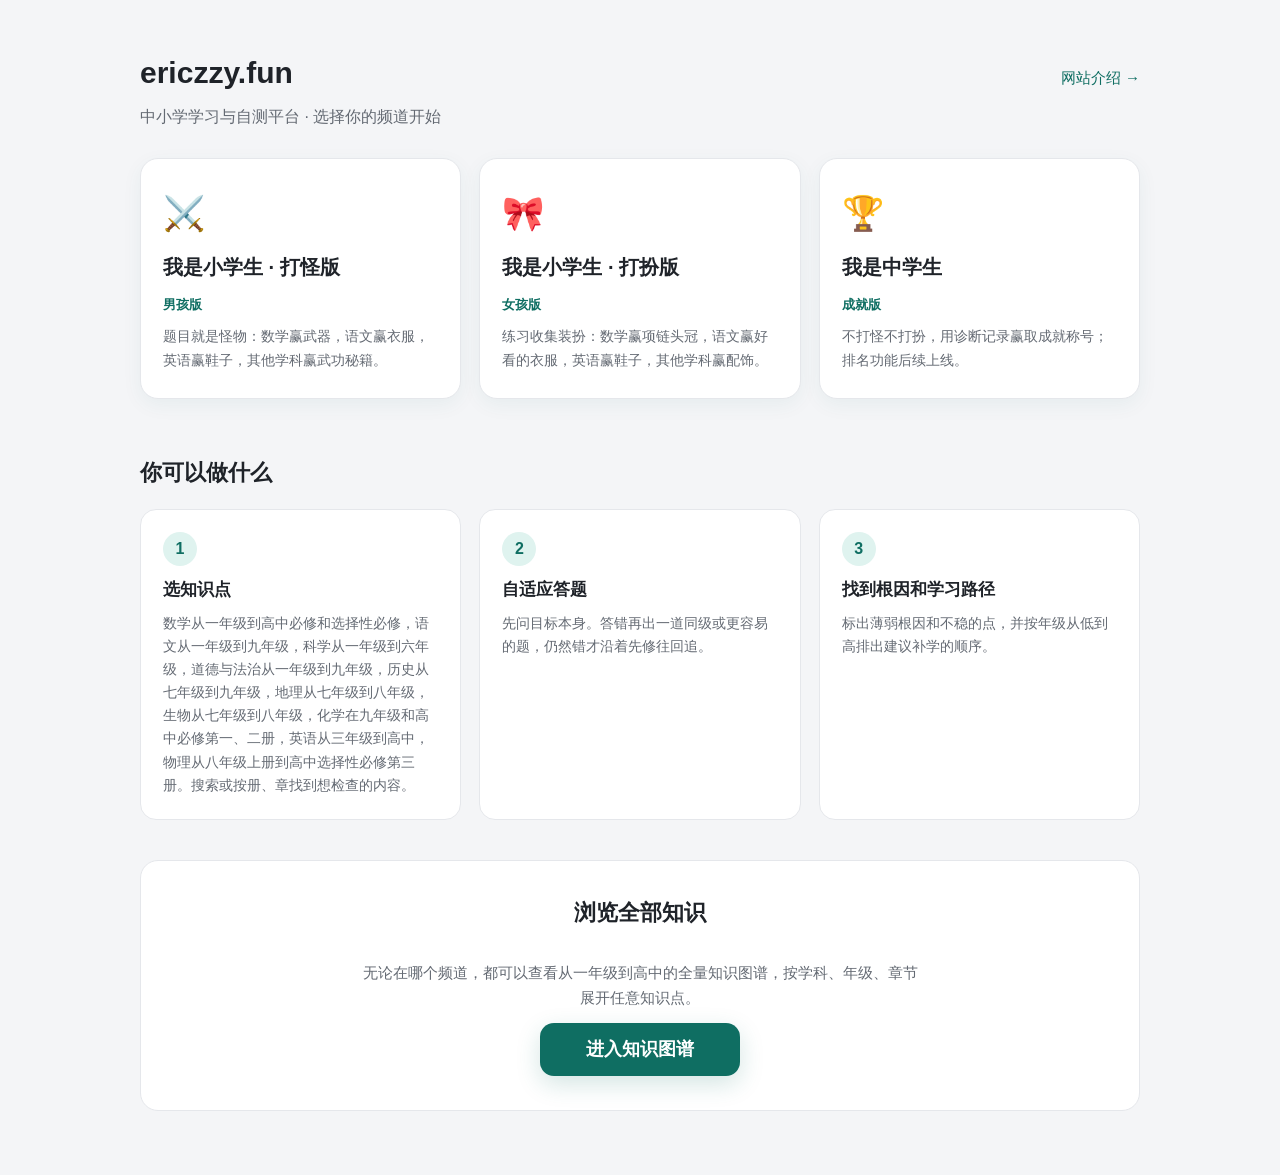
<file: index.html>
<!DOCTYPE html>
<html lang="zh-CN">
<head>
  <meta charset="UTF-8">
  <meta name="viewport" content="width=device-width, initial-scale=1.0">
  <title>ericzzy.fun · 中小学学习与自测平台</title>
  <meta name="description" content="面向中小学生的学习、自测与成就平台：选知识点、自适应答题、找到根因和学习路径。小学生打怪版、打扮版，中学生成就版。">
  <style>
    * { box-sizing: border-box; }
    :root {
      --brand: #0f6e62;
      --brand-dark: #0c574e;
      --bg: #f4f5f7;
      --card: #ffffff;
      --text: #1f2329;
      --muted: #646a73;
      --line: #e5e7eb;
    }
    body {
      margin: 0;
      background: var(--bg);
      color: var(--text);
      font-family: -apple-system, BlinkMacSystemFont, "Segoe UI", "PingFang SC", sans-serif;
      line-height: 1.65;
    }
    main { max-width: 1040px; margin: 0 auto; padding: 48px 20px 64px; }
    .portal-head { display: flex; justify-content: space-between; align-items: baseline; gap: 16px; flex-wrap: wrap; }
    h1 { font-size: 30px; margin: 0 0 6px; }
    .sub { color: var(--muted); margin: 0 0 28px; }
    .about-link { color: var(--brand); text-decoration: none; font-size: 15px; white-space: nowrap; }
    .about-link:hover { text-decoration: underline; }

    .entries { display: grid; grid-template-columns: repeat(3, 1fr); gap: 18px; margin-bottom: 56px; }
    .entry-card {
      display: flex; flex-direction: column; gap: 10px;
      background: var(--card); border: 1px solid var(--line); border-radius: 18px;
      padding: 26px 22px; text-decoration: none; color: inherit;
      box-shadow: 0 6px 20px rgba(15, 110, 98, 0.06);
      transition: transform .15s ease, box-shadow .15s ease;
    }
    .entry-card:hover { transform: translateY(-3px); box-shadow: 0 12px 28px rgba(15, 110, 98, 0.14); }
    .entry-card:focus-visible { outline: 3px solid var(--brand); outline-offset: 3px; }
    .entry-emoji { font-size: 34px; }
    .entry-name { font-size: 20px; font-weight: 700; }
    .entry-audience { font-size: 13px; color: var(--brand); font-weight: 600; }
    .entry-desc { font-size: 14px; color: var(--muted); }

    .section-title { font-size: 22px; margin: 0 0 18px; }
    .steps { display: grid; grid-template-columns: repeat(3, 1fr); gap: 18px; margin-bottom: 40px; }
    .step { background: var(--card); border: 1px solid var(--line); border-radius: 16px; padding: 22px; }
    .step-no {
      display: inline-grid; place-items: center;
      width: 34px; height: 34px; border-radius: 50%;
      background: #dff3ef; color: var(--brand); font-weight: 700; margin-bottom: 10px;
    }
    .step h3 { margin: 0 0 8px; font-size: 17px; }
    .step p { margin: 0; font-size: 14px; color: var(--muted); }

    .browse-all {
      display: flex; flex-direction: column; align-items: center; gap: 12px;
      background: var(--card); border: 1px solid var(--line); border-radius: 18px;
      padding: 34px 22px; text-align: center;
    }
    .browse-all p { margin: 0; color: var(--muted); font-size: 15px; max-width: 560px; }
    .btn-browse {
      display: inline-flex; align-items: center; justify-content: center;
      min-width: 200px; min-height: 52px; padding: 12px 30px;
      border-radius: 14px; background: var(--brand); color: #fff;
      font-size: 18px; font-weight: 650; text-decoration: none;
      box-shadow: 0 8px 24px rgba(15, 110, 98, 0.18);
    }
    .btn-browse:hover { background: var(--brand-dark); }
    .btn-browse:focus-visible { outline: 3px solid var(--brand); outline-offset: 4px; }

    footer {
      max-width: 1040px; margin: 0 auto; padding: 0 20px 32px;
      color: var(--muted); font-size: 13px;
    }
    footer a { color: var(--muted); }

    @media (max-width: 760px) {
      .entries, .steps { grid-template-columns: 1fr; }
      h1 { font-size: 24px; }
    }
  </style>
</head>
<body>
  <main>
    <div class="portal-head">
      <div>
        <h1>ericzzy.fun</h1>
        <p class="sub">中小学学习与自测平台 · 选择你的频道开始</p>
      </div>
      <a class="about-link" href="/about/">网站介绍 →</a>
    </div>

    <div class="entries">
      <a class="entry-card" href="/knowledge-graph/explore/?channel=monster">
        <span class="entry-emoji">⚔️</span>
        <span class="entry-name">我是小学生 · 打怪版</span>
        <span class="entry-audience">男孩版</span>
        <span class="entry-desc">题目就是怪物：数学赢武器，语文赢衣服，英语赢鞋子，其他学科赢武功秘籍。</span>
      </a>
      <a class="entry-card" href="/knowledge-graph/explore/?channel=dressup">
        <span class="entry-emoji">🎀</span>
        <span class="entry-name">我是小学生 · 打扮版</span>
        <span class="entry-audience">女孩版</span>
        <span class="entry-desc">练习收集装扮：数学赢项链头冠，语文赢好看的衣服，英语赢鞋子，其他学科赢配饰。</span>
      </a>
      <a class="entry-card" href="/knowledge-graph/explore/?channel=teen">
        <span class="entry-emoji">🏆</span>
        <span class="entry-name">我是中学生</span>
        <span class="entry-audience">成就版</span>
        <span class="entry-desc">不打怪不打扮，用诊断记录赢取成就称号；排名功能后续上线。</span>
      </a>
    </div>

    <h2 class="section-title">你可以做什么</h2>
    <div class="steps">
      <div class="step">
        <span class="step-no">1</span>
        <h3>选知识点</h3>
        <p>数学从一年级到高中必修和选择性必修，语文从一年级到九年级，科学从一年级到六年级，道德与法治从一年级到九年级，历史从七年级到九年级，地理从七年级到八年级，生物从七年级到八年级，化学在九年级和高中必修第一、二册，英语从三年级到高中，物理从八年级上册到高中选择性必修第三册。搜索或按册、章找到想检查的内容。</p>
      </div>
      <div class="step">
        <span class="step-no">2</span>
        <h3>自适应答题</h3>
        <p>先问目标本身。答错再出一道同级或更容易的题，仍然错才沿着先修往回追。</p>
      </div>
      <div class="step">
        <span class="step-no">3</span>
        <h3>找到根因和学习路径</h3>
        <p>标出薄弱根因和不稳的点，并按年级从低到高排出建议补学的顺序。</p>
      </div>
    </div>

    <div class="browse-all">
      <h2 class="section-title">浏览全部知识</h2>
      <p>无论在哪个频道，都可以查看从一年级到高中的全量知识图谱，按学科、年级、章节展开任意知识点。</p>
      <a class="btn-browse" href="/knowledge-graph/explore/">进入知识图谱</a>
    </div>
  </main>
</body>
</html>
</file>
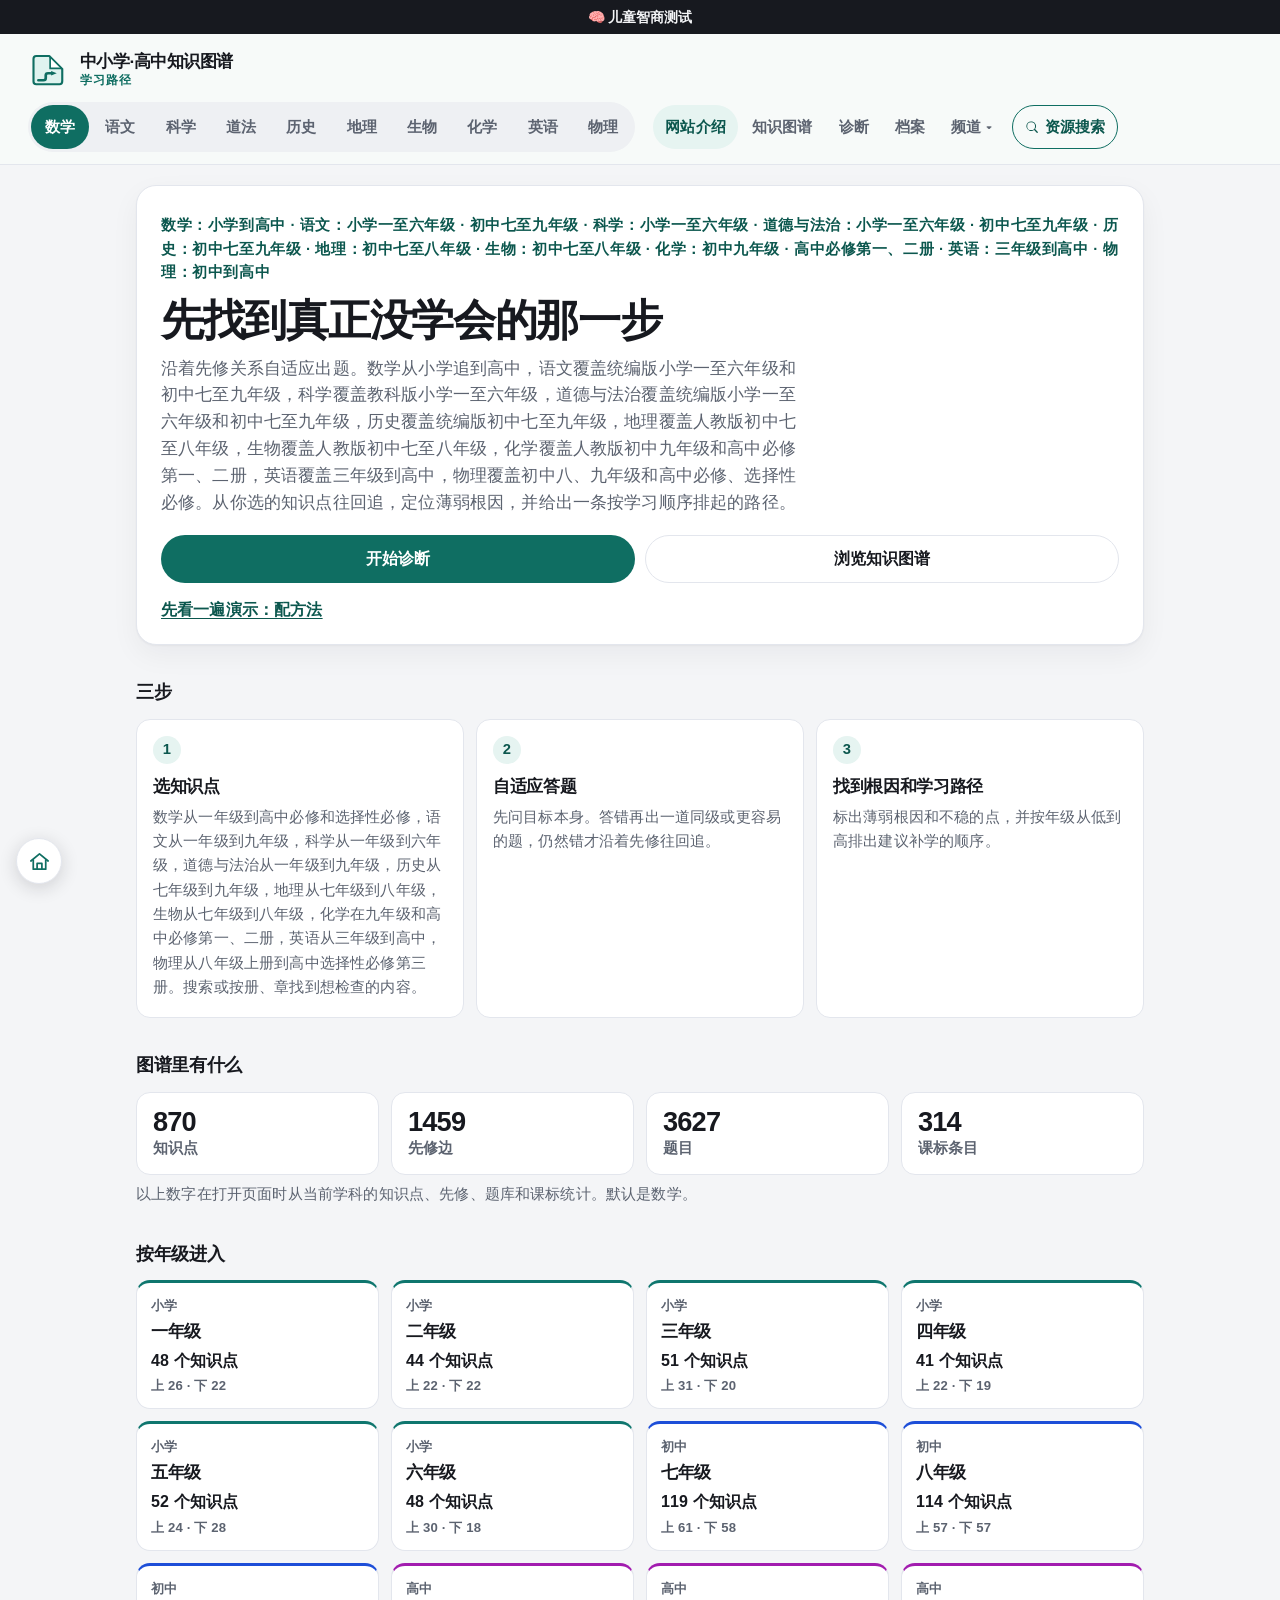
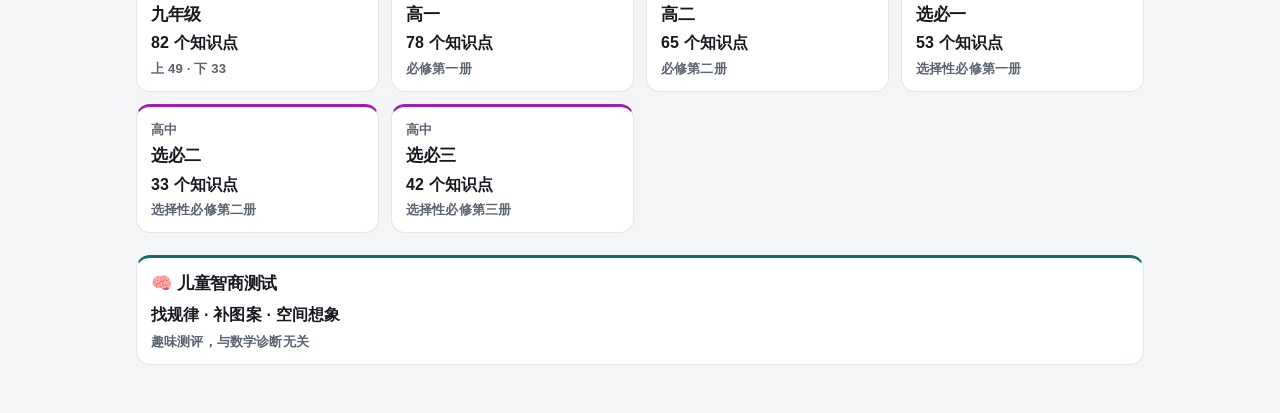
<file: about/index.html>
<!DOCTYPE html>
<html lang="zh-CN">
<head>
<meta charset="utf-8">
<base href="/knowledge-graph/">
<meta name="viewport" content="width=device-width, initial-scale=1">
<title>网站介绍 · ericzzy.fun</title>
<meta name="description" content="数学（小学到高中）、语文（小学一至六年级、初中七至九年级）、科学（小学一至六年级）、道德与法治（小学一至六年级、初中七至九年级）、历史（初中七至九年级）、地理（初中七至八年级）、生物（初中七至八年级）、化学（初中九年级、高中必修第一、二册）、英语（三年级到高中）和物理（初中、高中）的知识图谱。沿先修关系自适应出题，从选中的知识点往回找到薄弱根因。">
<link rel="icon" href="data:image/svg+xml,%3Csvg%20xmlns%3D%22http%3A%2F%2Fwww.w3.org%2F2000%2Fsvg%22%20viewBox%3D%220%200%2032%2032%22%3E%3Cpath%20fill%3D%22%23dff3ef%22%20stroke%3D%22%230f6e62%22%20stroke-width%3D%221.7%22%20stroke-linejoin%3D%22round%22%20d%3D%22M6.6%204.8H17L27.4%2015.2V25Q27.4%2027.4%2025.2%2027.4H6.6Q4.4%2027.4%204.4%2025.2V7Q4.4%204.8%206.6%204.8Z%22%2F%3E%3Cpath%20fill%3D%22%23ffffff%22%20d%3D%22M17.7%206.3%2026.1%2014.7H17.7Z%22%2F%3E%3Cpath%20fill%3D%22none%22%20stroke%3D%22%230f6e62%22%20stroke-width%3D%221.35%22%20stroke-linecap%3D%22round%22%20stroke-linejoin%3D%22round%22%20d%3D%22M17.7%206.3V14.7H26.1%22%2F%3E%3Cpath%20fill%3D%22none%22%20stroke%3D%22%230f6e62%22%20stroke-width%3D%222.15%22%20stroke-linecap%3D%22round%22%20stroke-linejoin%3D%22round%22%20d%3D%22M8.3%2024.2H12.4Q14.2%2024.2%2014.2%2022.4V20.2Q14.2%2018.6%2016%2018.6H18.8%22%2F%3E%3Cpath%20fill%3D%22%230f6e62%22%20d%3D%22M18.5%2016.85%2023%2018.6%2018.5%2020.35Z%22%2F%3E%3C%2Fsvg%3E">
<link rel="stylesheet" href="assets/site.css">
<link rel="apple-touch-icon" href="assets/icons/apple-touch-icon.png">
<meta name="theme-color" content="#0f6e62">
</head>
<body class="page-home">
<a class="home-shortcut no-print" href="/" aria-label="返回 ericzzy.fun 首页" title="返回首页">
  <svg viewBox="0 0 24 24" fill="none" stroke="currentColor" stroke-width="1.8" stroke-linecap="round" stroke-linejoin="round" aria-hidden="true"><path d="M3 11.5 12 4l9 7.5"/><path d="M5.5 10.5V20h13v-9.5"/><path d="M9.5 20v-6h5v6"/></svg>
</a>
<a class="top-banner" href="https://test.pansgo.com/?from=math-top" target="_blank" rel="noopener">🧠 儿童智商测试</a>
<header class="site-header">
  <a class="brand" href="/about/">
    <svg class="logo" viewBox="0 0 32 32" aria-hidden="true"><path fill="var(--logo-sheet)" stroke="currentColor" stroke-width="1.7" stroke-linejoin="round" d="M6.6 4.8H17L27.4 15.2V25Q27.4 27.4 25.2 27.4H6.6Q4.4 27.4 4.4 25.2V7Q4.4 4.8 6.6 4.8Z"/><path fill="var(--logo-fold)" d="M17.7 6.3 26.1 14.7H17.7Z"/><path fill="none" stroke="currentColor" stroke-width="1.35" stroke-linecap="round" stroke-linejoin="round" d="M17.7 6.3V14.7H26.1"/><path fill="none" stroke="currentColor" stroke-width="2.15" stroke-linecap="round" stroke-linejoin="round" d="M8.3 24.2H12.4Q14.2 24.2 14.2 22.4V20.2Q14.2 18.6 16 18.6H18.8"/><path fill="currentColor" d="M18.5 16.85 23 18.6 18.5 20.35Z"/></svg>
    <span class="brand-copy">
      <span class="brand-name">中小学·高中知识图谱</span>
      <span class="brand-kicker">学习路径</span>
    </span>
  </a>
  <nav class="site-nav" aria-label="主导航">
    <div class="subject-switch" role="group" aria-label="学科">
      <a class="nav-link subject-link on" data-subject="math" href="/about/">数学</a>
      <a class="nav-link subject-link" data-subject="chinese" href="/about/?subject=chinese">语文</a>
      <a class="nav-link subject-link" data-subject="science" href="/about/?subject=science">科学</a>
      <a class="nav-link subject-link" data-subject="morality" href="/about/?subject=morality">道法</a>
      <a class="nav-link subject-link" data-subject="history" href="/about/?subject=history">历史</a>
      <a class="nav-link subject-link" data-subject="geography" href="/about/?subject=geography">地理</a>
      <a class="nav-link subject-link" data-subject="biology" href="/about/?subject=biology">生物</a>
      <a class="nav-link subject-link" data-subject="chemistry" href="/about/?subject=chemistry">化学</a>
      <a class="nav-link subject-link" data-subject="english" href="/about/?subject=english">英语</a>
      <a class="nav-link subject-link" data-subject="physics" href="/about/?subject=physics">物理</a>
    </div>
    <div class="page-links">
      <a class="nav-link active" href="/about/" aria-current="page">网站介绍</a>
      <a class="nav-link" href="explore/">知识图谱</a>
      <a class="nav-link" href="diagnose/">诊断</a>
      <a class="nav-link" href="children/">档案</a>
      <details class="channel-menu">
        <summary class="nav-link">频道</summary>
        <div class="channel-menu-list">
          <a href="explore/?channel=monster">小学生 · 打怪版</a>
          <a href="explore/?channel=dressup">小学生 · 打扮版</a>
          <a href="explore/?channel=teen">中学生 · 成就版</a>
        </div>
      </details>
      <a class="nav-link resource-search-btn" href="https://pansgo.com" target="_blank" rel="noopener noreferrer" title="网盘资源搜索">
        <svg class="resource-search-ico" viewBox="0 0 16 16" aria-hidden="true"><path fill="currentColor" d="M11.5 10.4a5.5 5.5 0 1 0-1.1 1.1l3 3a.75.75 0 0 0 1.06-1.06zM7 11.5A4.5 4.5 0 1 1 7 2.5a4.5 4.5 0 0 1 0 9z"/></svg>资源搜索
      </a>
    </div>
  </nav>
</header>
<main class="home">
  <section class="hero">
    <p class="eyebrow">数学：小学到高中 · 语文：小学一至六年级 · 初中七至九年级 · 科学：小学一至六年级 · 道德与法治：小学一至六年级 · 初中七至九年级 · 历史：初中七至九年级 · 地理：初中七至八年级 · 生物：初中七至八年级 · 化学：初中九年级 · 高中必修第一、二册 · 英语：三年级到高中 · 物理：初中到高中</p>
    <h1>先找到真正没学会的那一步</h1>
    <p class="lede">沿着先修关系自适应出题。数学从小学追到高中，语文覆盖统编版小学一至六年级和初中七至九年级，科学覆盖教科版小学一至六年级，道德与法治覆盖统编版小学一至六年级和初中七至九年级，历史覆盖统编版初中七至九年级，地理覆盖人教版初中七至八年级，生物覆盖人教版初中七至八年级，化学覆盖人教版初中九年级和高中必修第一、二册，英语覆盖三年级到高中，物理覆盖初中八、九年级和高中必修、选择性必修。从你选的知识点往回追，定位薄弱根因，并给出一条按学习顺序排起的路径。</p>
    <div class="hero-actions">
      <a class="btn btn-primary btn-lg" href="diagnose/">开始诊断</a>
      <a class="btn btn-lg" href="explore/">浏览知识图谱</a>
    </div>
    <p class="quiet-link"><a href="diagnose/?target=cnm_221&amp;demo=1">先看一遍演示：配方法</a></p>
  </section>

  <h2 class="section-title">三步</h2>
  <ol class="steps">
    <li>
      <span class="step-no">1</span>
      <h3>选知识点</h3>
      <p>数学从一年级到高中必修和选择性必修，语文从一年级到九年级，科学从一年级到六年级，道德与法治从一年级到九年级，历史从七年级到九年级，地理从七年级到八年级，生物从七年级到八年级，化学在九年级和高中必修第一、二册，英语从三年级到高中，物理从八年级上册到高中选择性必修第三册。搜索或按册、章找到想检查的内容。</p>
    </li>
    <li>
      <span class="step-no">2</span>
      <h3>自适应答题</h3>
      <p>先问目标本身。答错再出一道同级或更容易的题，仍然错才沿着先修往回追。</p>
    </li>
    <li>
      <span class="step-no">3</span>
      <h3>找到根因和学习路径</h3>
      <p>标出薄弱根因和不稳的点，并按年级从低到高排出建议补学的顺序。</p>
    </li>
  </ol>

  <h2 class="section-title">图谱里有什么</h2>
  <div class="stat-grid" id="stats">
    <div class="stat-card"><div class="stat-num" id="n-topics">…</div><div class="stat-label">知识点</div></div>
    <div class="stat-card"><div class="stat-num" id="n-edges">…</div><div class="stat-label">先修边</div></div>
    <div class="stat-card"><div class="stat-num" id="n-questions">…</div><div class="stat-label">题目</div></div>
    <div class="stat-card"><div class="stat-num" id="n-standards">…</div><div class="stat-label">课标条目</div></div>
  </div>
  <p class="stat-note">以上数字在打开页面时从当前学科的知识点、先修、题库和课标统计。默认是数学。</p>
  <div id="load-error" class="load-error" hidden></div>

  <section class="blind-home" id="blind-home" hidden>
    <h2 class="section-title">本机盲区</h2>
    <p class="muted" id="blind-home-lead">根据本机诊断记录汇总的薄弱 / 不稳知识点。只存在这台浏览器，可一键再测。</p>
    <ul class="blind-home-list" id="blind-home-list"></ul>
    <p class="blind-home-actions" id="blind-home-actions"></p>
  </section>

  <h2 class="section-title">按年级进入</h2>
  <div class="grade-grid" id="grades" aria-busy="true"></div>
  <a class="iq-card" href="https://test.pansgo.com/?from=math-home" target="_blank" rel="noopener">
    <strong>🧠 儿童智商测试</strong>
    <span class="iq-sub">找规律 · 补图案 · 空间想象</span>
    <span class="iq-note">趣味测评，与数学诊断无关</span>
  </a>
</main>
<script src="assets/children.js"></script>
<script src="assets/blindspots.js"></script>
<script src="assets/home.js"></script>
<script src="assets/stats-config.js"></script>
<script src="assets/stats.js"></script>
</body>
</html>
</file>
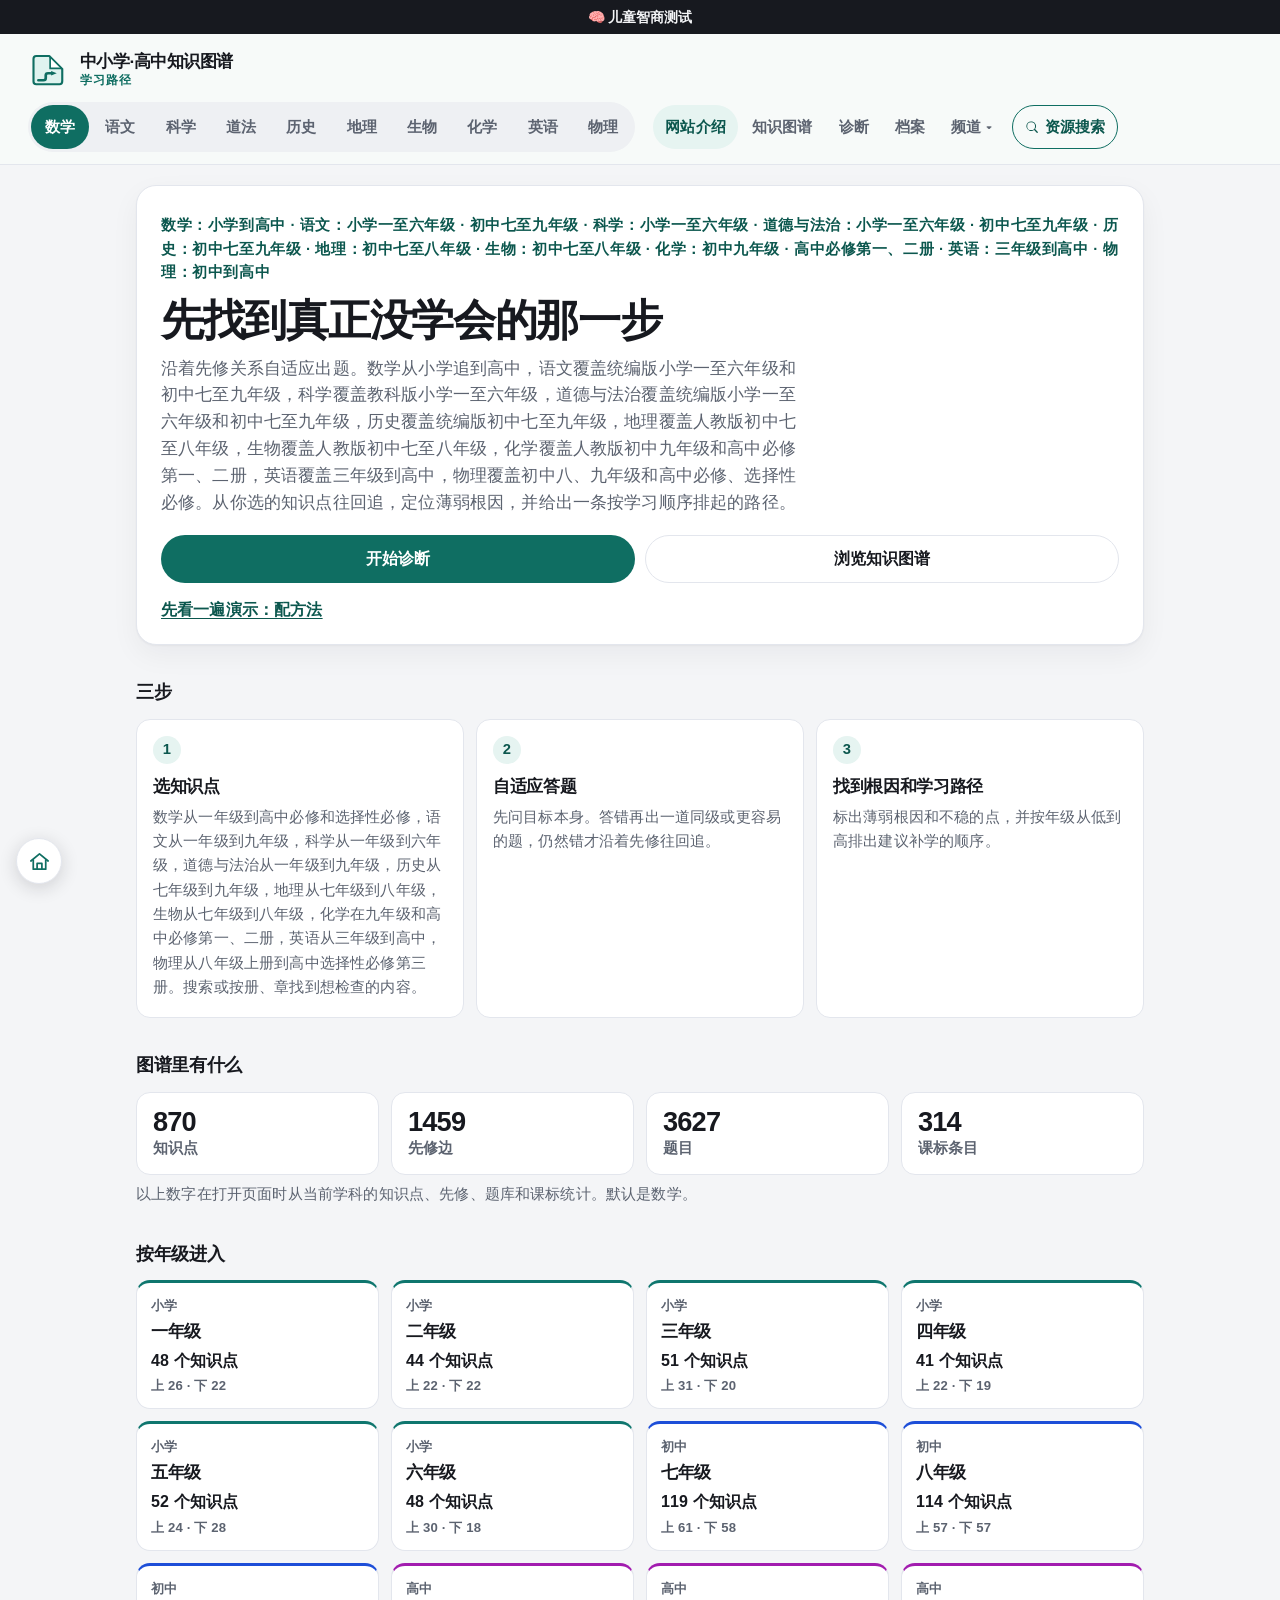
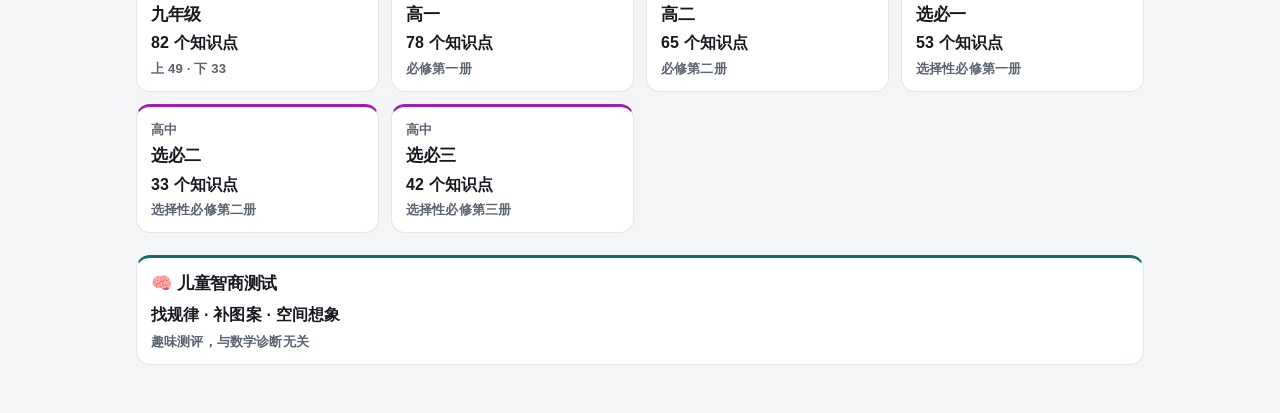
<file: knowledge-graph/index.html>
<!DOCTYPE html>
<html lang="zh-CN">
<head>
<meta charset="utf-8">
<meta name="viewport" content="width=device-width, initial-scale=1">
<title>跳转中 · ericzzy.fun</title>
<script>
(function () {
  var id = location.hash.replace(/^#/, '');
  try { id = decodeURIComponent(id); } catch (e) { id = ''; }
  var subjectById = [
    [/^cne_[A-Za-z0-9]+$/, 'english'],
    [/^cnp_[A-Za-z0-9]+$/, 'physics'],
    [/^cnc_[A-Za-z0-9]+$/, 'chinese'],
    [/^cns_[A-Za-z0-9]+$/, 'science'],
    [/^cnd_[A-Za-z0-9]+$/, 'morality'],
    [/^cnh_[A-Za-z0-9]+$/, 'history'],
    [/^cng_[A-Za-z0-9]+$/, 'geography'],
    [/^cnb_[A-Za-z0-9]+$/, 'biology'],
    [/^cnk_[A-Za-z0-9]+$/, 'chemistry']
  ];
  if (/^cnm_[A-Za-z0-9]+$/.test(id)) {
    location.replace('explore/#' + encodeURIComponent(id));
    return;
  }
  for (var i = 0; i < subjectById.length; i++) {
    if (subjectById[i][0].test(id)) {
      location.replace('explore/?subject=' + subjectById[i][1] + '#' + encodeURIComponent(id));
      return;
    }
  }
  location.replace('/about/' + location.search);
})();
</script>
</head>
<body>
<p>页面已搬到 <a href="/about/">网站介绍</a>，正在跳转……</p>
</body>
</html>
</file>
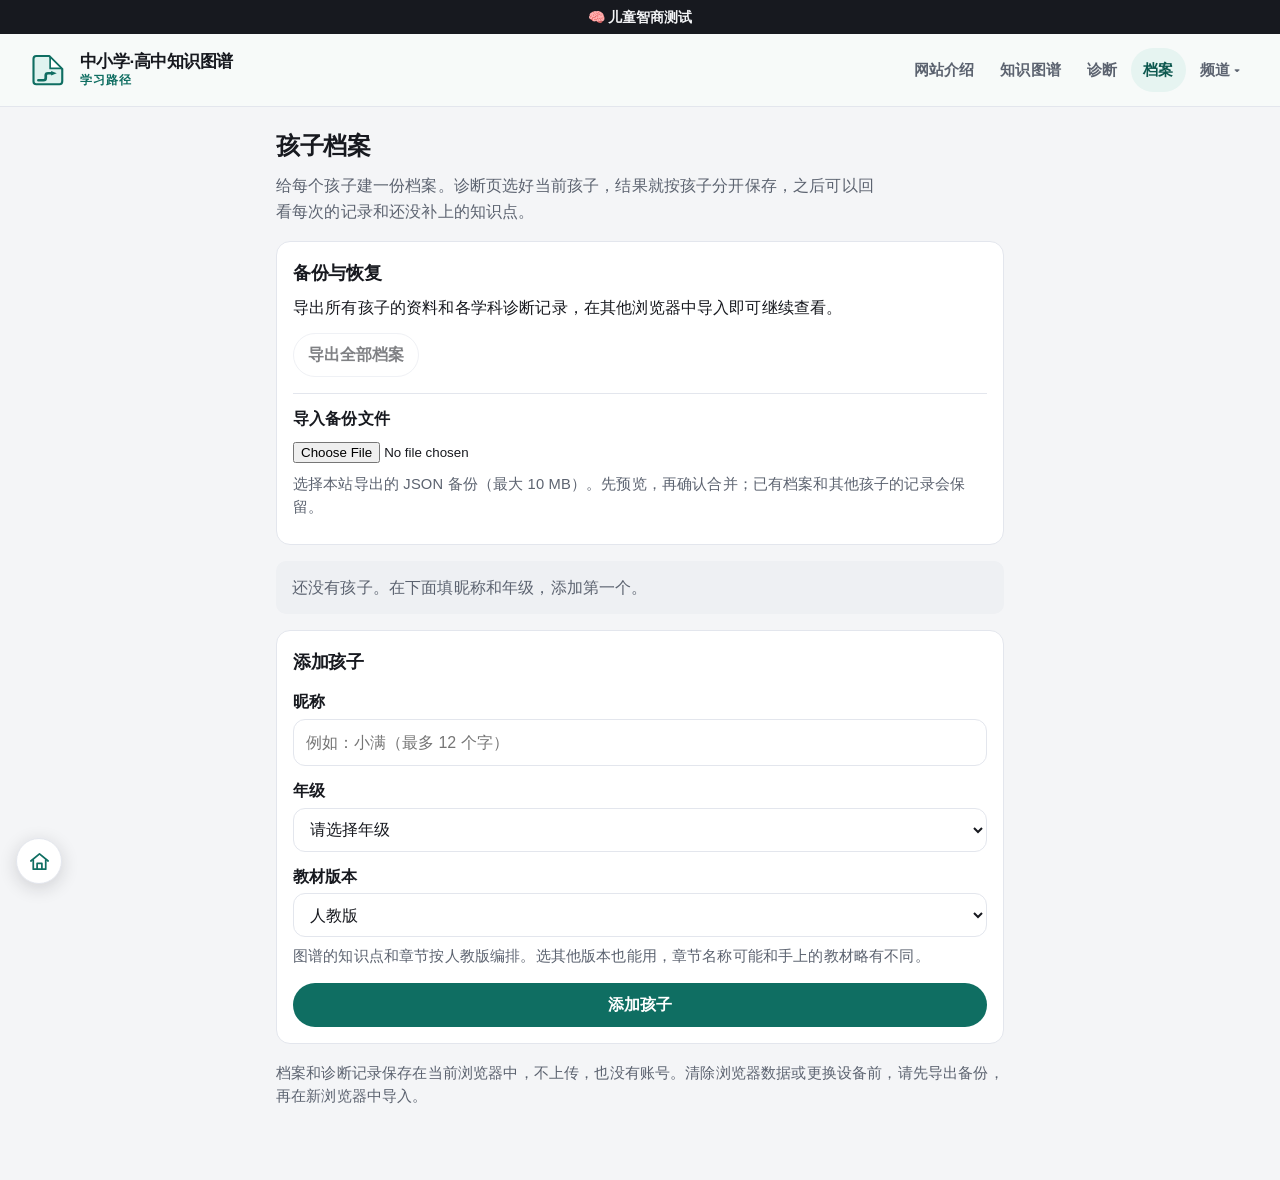
<file: knowledge-graph/children/index.html>
<!DOCTYPE html>
<html lang="zh-CN">
<head>
<meta charset="utf-8">
<meta name="viewport" content="width=device-width, initial-scale=1, viewport-fit=cover">
<title>孩子档案 · 中小学·高中知识图谱</title>
<link rel="icon" href="data:image/svg+xml,%3Csvg%20xmlns%3D%22http%3A%2F%2Fwww.w3.org%2F2000%2Fsvg%22%20viewBox%3D%220%200%2032%2032%22%3E%3Cpath%20fill%3D%22%23dff3ef%22%20stroke%3D%22%230f6e62%22%20stroke-width%3D%221.7%22%20stroke-linejoin%3D%22round%22%20d%3D%22M6.6%204.8H17L27.4%2015.2V25Q27.4%2027.4%2025.2%2027.4H6.6Q4.4%2027.4%204.4%2025.2V7Q4.4%204.8%206.6%204.8Z%22%2F%3E%3Cpath%20fill%3D%22%23ffffff%22%20d%3D%22M17.7%206.3%2026.1%2014.7H17.7Z%22%2F%3E%3Cpath%20fill%3D%22none%22%20stroke%3D%22%230f6e62%22%20stroke-width%3D%221.35%22%20stroke-linecap%3D%22round%22%20stroke-linejoin%3D%22round%22%20d%3D%22M17.7%206.3V14.7H26.1%22%2F%3E%3Cpath%20fill%3D%22none%22%20stroke%3D%22%230f6e62%22%20stroke-width%3D%222.15%22%20stroke-linecap%3D%22round%22%20stroke-linejoin%3D%22round%22%20d%3D%22M8.3%2024.2H12.4Q14.2%2024.2%2014.2%2022.4V20.2Q14.2%2018.6%2016%2018.6H18.8%22%2F%3E%3Cpath%20fill%3D%22%230f6e62%22%20d%3D%22M18.5%2016.85%2023%2018.6%2018.5%2020.35Z%22%2F%3E%3C%2Fsvg%3E">
<link rel="manifest" href="../manifest.webmanifest">
<link rel="apple-touch-icon" href="../assets/icons/apple-touch-icon.png">
<meta name="theme-color" content="#0f6e62">
<meta name="mobile-web-app-capable" content="yes">
<meta name="apple-mobile-web-app-capable" content="yes">
<meta name="apple-mobile-web-app-title" content="知识图谱">
<link rel="stylesheet" href="../assets/site.css">
<link rel="stylesheet" href="../assets/pwa.css">
<link rel="stylesheet" href="children.css">
</head>
<body class="page-kids">
<a class="home-shortcut no-print" href="https://www.ericzzy.fun/" aria-label="返回 ericzzy.fun 首页" title="返回首页">
  <svg viewBox="0 0 24 24" fill="none" stroke="currentColor" stroke-width="1.8" stroke-linecap="round" stroke-linejoin="round" aria-hidden="true"><path d="M3 11.5 12 4l9 7.5"/><path d="M5.5 10.5V20h13v-9.5"/><path d="M9.5 20v-6h5v6"/></svg>
</a>
<a class="top-banner" href="https://test.pansgo.com/?from=math-top" target="_blank" rel="noopener">🧠 儿童智商测试</a>
<header class="site-header">
  <a class="brand" href="../">
    <svg class="logo" viewBox="0 0 32 32" aria-hidden="true"><path fill="var(--logo-sheet)" stroke="currentColor" stroke-width="1.7" stroke-linejoin="round" d="M6.6 4.8H17L27.4 15.2V25Q27.4 27.4 25.2 27.4H6.6Q4.4 27.4 4.4 25.2V7Q4.4 4.8 6.6 4.8Z"/><path fill="var(--logo-fold)" d="M17.7 6.3 26.1 14.7H17.7Z"/><path fill="none" stroke="currentColor" stroke-width="1.35" stroke-linecap="round" stroke-linejoin="round" d="M17.7 6.3V14.7H26.1"/><path fill="none" stroke="currentColor" stroke-width="2.15" stroke-linecap="round" stroke-linejoin="round" d="M8.3 24.2H12.4Q14.2 24.2 14.2 22.4V20.2Q14.2 18.6 16 18.6H18.8"/><path fill="currentColor" d="M18.5 16.85 23 18.6 18.5 20.35Z"/></svg>
    <span class="brand-copy">
      <span class="brand-name">中小学·高中知识图谱</span>
      <span class="brand-kicker">学习路径</span>
    </span>
  </a>
  <nav class="site-nav" aria-label="主导航">
    <div class="page-links">
      <a class="nav-link" href="/about/">网站介绍</a>
      <a class="nav-link" href="../explore/">知识图谱</a>
      <a class="nav-link" href="../diagnose/">诊断</a>
      <a class="nav-link active" href="./" aria-current="page">档案</a>
      <details class="channel-menu">
        <summary class="nav-link">频道</summary>
        <div class="channel-menu-list">
          <a href="../explore/?channel=monster">小学生 · 打怪版</a>
          <a href="../explore/?channel=dressup">小学生 · 打扮版</a>
          <a href="../explore/?channel=teen">中学生 · 成就版</a>
        </div>
      </details>
    </div>
  </nav>
</header>
<main class="kids" id="root">
  <h1>孩子档案</h1>
  <p class="lede">给每个孩子建一份档案。诊断页选好当前孩子，结果就按孩子分开保存，之后可以回看每次的记录和还没补上的知识点。</p>
  <p id="back" class="quiet-link" hidden></p>
  <section class="kid-backup" aria-labelledby="backup-title">
    <h2 id="backup-title">备份与恢复</h2>
    <p>导出所有孩子的资料和各学科诊断记录，在其他浏览器中导入即可继续查看。</p>
    <button type="button" id="export-backup">导出全部档案</button>
    <p id="export-status" class="small" role="status" hidden></p>
    <div class="kid-import">
      <label for="import-backup">导入备份文件</label>
      <input type="file" id="import-backup" accept=".json,application/json" aria-describedby="import-note">
      <p id="import-note" class="muted small">选择本站导出的 JSON 备份（最大 10 MB）。先预览，再确认合并；已有档案和其他孩子的记录会保留。</p>
      <p id="import-error" class="err small" role="alert" hidden></p>
      <div id="import-preview" class="kid-import-preview" hidden>
        <h3>导入预览</h3>
        <p id="import-summary"></p>
        <ul id="import-children"></ul>
        <p class="muted small">相同档案保留本机资料；同一条诊断记录采用较新的结果，时间相同则保留本机结果。历史记录不会因合并被截断。</p>
        <div class="kid-actions">
          <button type="button" id="confirm-import" class="primary" disabled>确认合并导入</button>
          <button type="button" id="cancel-import">取消</button>
        </div>
      </div>
      <p id="import-status" class="small" role="status" hidden></p>
    </div>
  </section>
  <div id="list" aria-live="polite"></div>
  <section class="kid-form" id="form-card" aria-labelledby="form-title">
    <h2 id="form-title">添加孩子</h2>
    <form id="form" novalidate>
      <label for="f-name">昵称</label>
      <input id="f-name" type="text" maxlength="12" autocomplete="off" placeholder="例如：小满（最多 12 个字）">
      <label for="f-grade">年级</label>
      <select id="f-grade"></select>
      <label for="f-book">教材版本</label>
      <select id="f-book"></select>
      <p class="muted small" id="book-note">图谱的知识点和章节按人教版编排。选其他版本也能用，章节名称可能和手上的教材略有不同。</p>
      <p class="err" id="f-error" role="alert" hidden></p>
      <div class="form-actions">
        <button type="submit" class="primary" id="f-submit">添加孩子</button>
        <button type="button" id="f-cancel" hidden>取消编辑</button>
      </div>
    </form>
  </section>
  <p class="muted small kid-note">档案和诊断记录保存在当前浏览器中，不上传，也没有账号。清除浏览器数据或更换设备前，请先导出备份，再在新浏览器中导入。</p>
</main>
<script src="../assets/children.js"></script>
<script src="page.js"></script>
<script src="../assets/stats-config.js"></script>
<script src="../assets/stats.js"></script>
<script src="../assets/pwa.js"></script>
</body>
</html>
</file>
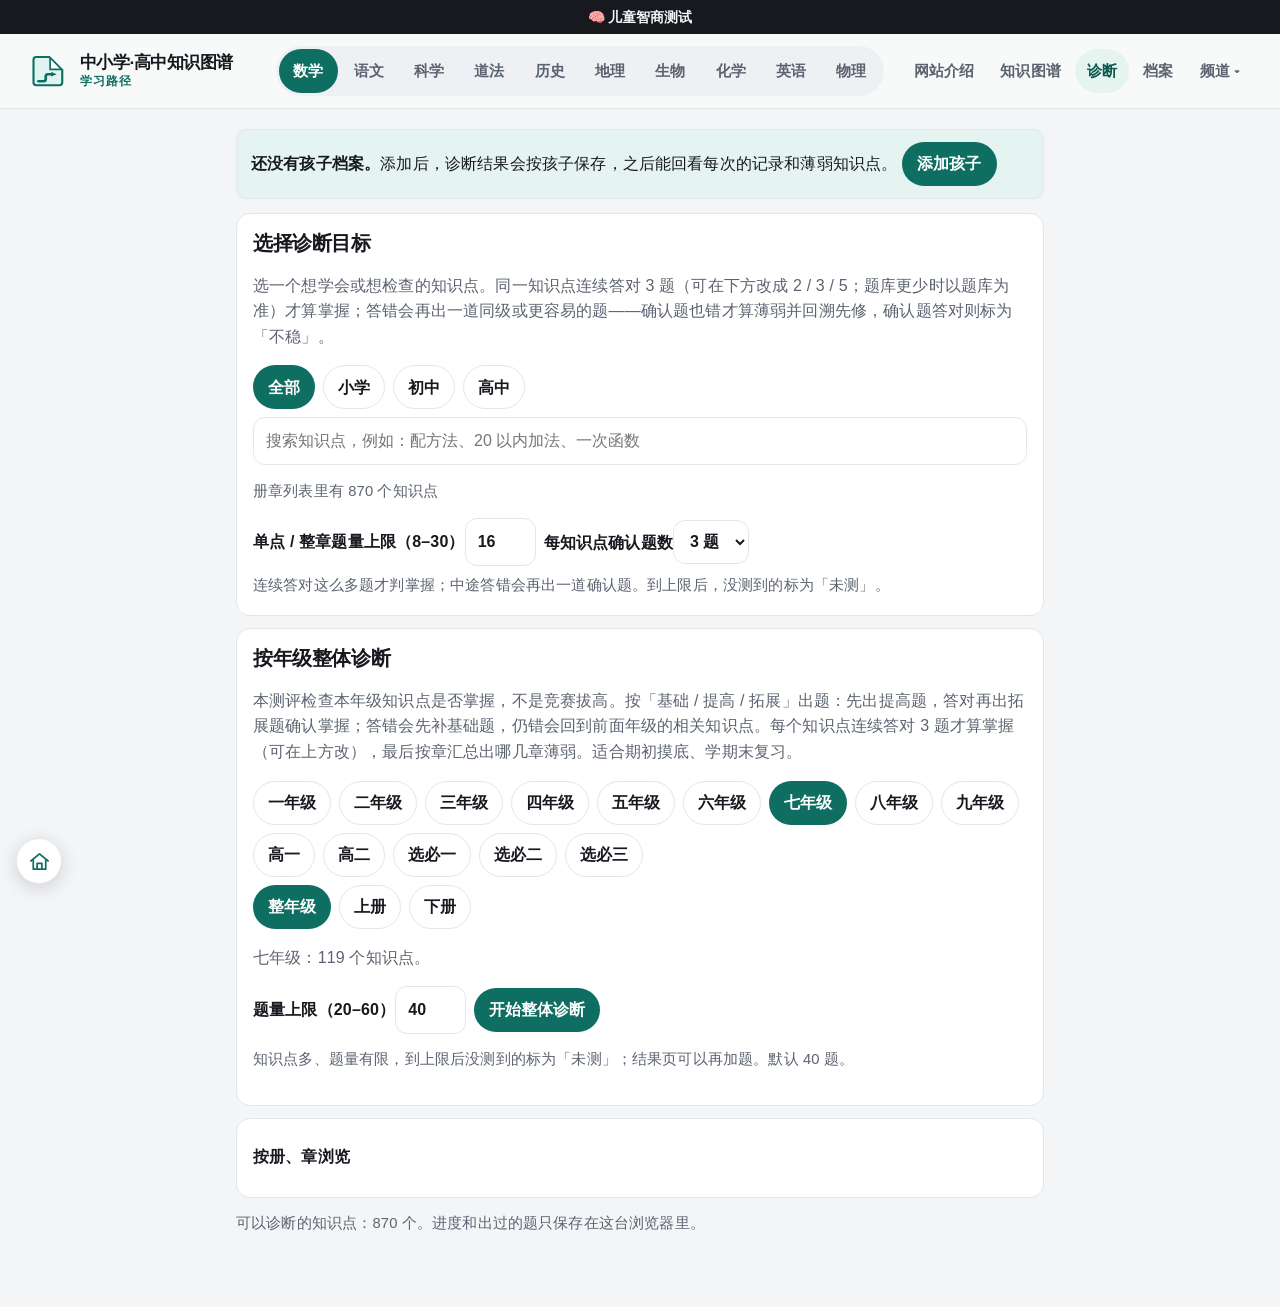
<file: knowledge-graph/diagnose/index.html>
<!DOCTYPE html>
<html lang="zh-CN">
<head>
<meta charset="utf-8">
<meta name="viewport" content="width=device-width, initial-scale=1">
<title>诊断 · 中小学·高中知识图谱</title>
<link rel="icon" href="data:image/svg+xml,%3Csvg%20xmlns%3D%22http%3A%2F%2Fwww.w3.org%2F2000%2Fsvg%22%20viewBox%3D%220%200%2032%2032%22%3E%3Cpath%20fill%3D%22%23dff3ef%22%20stroke%3D%22%230f6e62%22%20stroke-width%3D%221.7%22%20stroke-linejoin%3D%22round%22%20d%3D%22M6.6%204.8H17L27.4%2015.2V25Q27.4%2027.4%2025.2%2027.4H6.6Q4.4%2027.4%204.4%2025.2V7Q4.4%204.8%206.6%204.8Z%22%2F%3E%3Cpath%20fill%3D%22%23ffffff%22%20d%3D%22M17.7%206.3%2026.1%2014.7H17.7Z%22%2F%3E%3Cpath%20fill%3D%22none%22%20stroke%3D%22%230f6e62%22%20stroke-width%3D%221.35%22%20stroke-linecap%3D%22round%22%20stroke-linejoin%3D%22round%22%20d%3D%22M17.7%206.3V14.7H26.1%22%2F%3E%3Cpath%20fill%3D%22none%22%20stroke%3D%22%230f6e62%22%20stroke-width%3D%222.15%22%20stroke-linecap%3D%22round%22%20stroke-linejoin%3D%22round%22%20d%3D%22M8.3%2024.2H12.4Q14.2%2024.2%2014.2%2022.4V20.2Q14.2%2018.6%2016%2018.6H18.8%22%2F%3E%3Cpath%20fill%3D%22%230f6e62%22%20d%3D%22M18.5%2016.85%2023%2018.6%2018.5%2020.35Z%22%2F%3E%3C%2Fsvg%3E">
<link rel="stylesheet" href="../assets/site.css">
<link rel="stylesheet" href="style.css">
<link rel="manifest" href="../manifest.webmanifest">
<link rel="apple-touch-icon" href="../assets/icons/apple-touch-icon.png">
<meta name="theme-color" content="#0f6e62">
<meta name="mobile-web-app-capable" content="yes">
<meta name="apple-mobile-web-app-capable" content="yes">
<meta name="apple-mobile-web-app-title" content="知识图谱">
<link rel="stylesheet" href="../assets/pwa.css">
</head>
<body>
<a class="home-shortcut no-print" href="https://www.ericzzy.fun/" aria-label="返回 ericzzy.fun 首页" title="返回首页">
  <svg viewBox="0 0 24 24" fill="none" stroke="currentColor" stroke-width="1.8" stroke-linecap="round" stroke-linejoin="round" aria-hidden="true"><path d="M3 11.5 12 4l9 7.5"/><path d="M5.5 10.5V20h13v-9.5"/><path d="M9.5 20v-6h5v6"/></svg>
</a>
<a class="top-banner" href="https://test.pansgo.com/?from=math-top" target="_blank" rel="noopener">🧠 儿童智商测试</a>
<header class="site-header no-print">
  <a class="brand" href="../">
    <svg class="logo" viewBox="0 0 32 32" aria-hidden="true"><path fill="var(--logo-sheet)" stroke="currentColor" stroke-width="1.7" stroke-linejoin="round" d="M6.6 4.8H17L27.4 15.2V25Q27.4 27.4 25.2 27.4H6.6Q4.4 27.4 4.4 25.2V7Q4.4 4.8 6.6 4.8Z"/><path fill="var(--logo-fold)" d="M17.7 6.3 26.1 14.7H17.7Z"/><path fill="none" stroke="currentColor" stroke-width="1.35" stroke-linecap="round" stroke-linejoin="round" d="M17.7 6.3V14.7H26.1"/><path fill="none" stroke="currentColor" stroke-width="2.15" stroke-linecap="round" stroke-linejoin="round" d="M8.3 24.2H12.4Q14.2 24.2 14.2 22.4V20.2Q14.2 18.6 16 18.6H18.8"/><path fill="currentColor" d="M18.5 16.85 23 18.6 18.5 20.35Z"/></svg>
    <span class="brand-copy">
      <span class="brand-name">中小学·高中知识图谱</span>
      <span class="brand-kicker">学习路径</span>
    </span>
  </a>
  <nav class="site-nav" aria-label="主导航">
    <div class="subject-switch" role="group" aria-label="学科">
      <a class="nav-link subject-link on" data-subject="math" href="./">数学</a>
      <a class="nav-link subject-link" data-subject="chinese" href="./?subject=chinese">语文</a>
      <a class="nav-link subject-link" data-subject="science" href="./?subject=science">科学</a>
      <a class="nav-link subject-link" data-subject="morality" href="./?subject=morality">道法</a>
      <a class="nav-link subject-link" data-subject="history" href="./?subject=history">历史</a>
      <a class="nav-link subject-link" data-subject="geography" href="./?subject=geography">地理</a>
      <a class="nav-link subject-link" data-subject="biology" href="./?subject=biology">生物</a>
      <a class="nav-link subject-link" data-subject="chemistry" href="./?subject=chemistry">化学</a>
      <a class="nav-link subject-link" data-subject="english" href="./?subject=english">英语</a>
      <a class="nav-link subject-link" data-subject="physics" href="./?subject=physics">物理</a>
    </div>
    <div class="page-links">
      <a class="nav-link" href="/about/">网站介绍</a>
      <a class="nav-link back" href="../explore/">知识图谱</a>
      <a class="nav-link active" href="./" aria-current="page">诊断</a>
      <a class="nav-link" href="../children/">档案</a>
      <details class="channel-menu">
        <summary class="nav-link">频道</summary>
        <div class="channel-menu-list">
          <a href="../explore/?channel=monster">小学生 · 打怪版</a>
          <a href="../explore/?channel=dressup">小学生 · 打扮版</a>
          <a href="../explore/?channel=teen">中学生 · 成就版</a>
        </div>
      </details>
    </div>
  </nav>
</header>
<main id="root"><p class="loading">加载数据中……</p></main>
<script src="../assets/vendor/cytoscape.min.js"></script>
<script src="../assets/vendor/dagre.min.js"></script>
<script src="../assets/vendor/cytoscape-dagre.js"></script>
<script src="engine.js"></script>
<script src="../assets/children.js"></script>
<script src="../assets/blindspots.js"></script>
<script src="../assets/vendor/qrcode.js"></script>
<script src="share.js"></script>
<script src="app.js"></script>
<script src="../assets/stats-config.js"></script>
<script src="../assets/stats.js"></script>
<script src="../assets/pwa.js"></script>
</body>
</html>
</file>
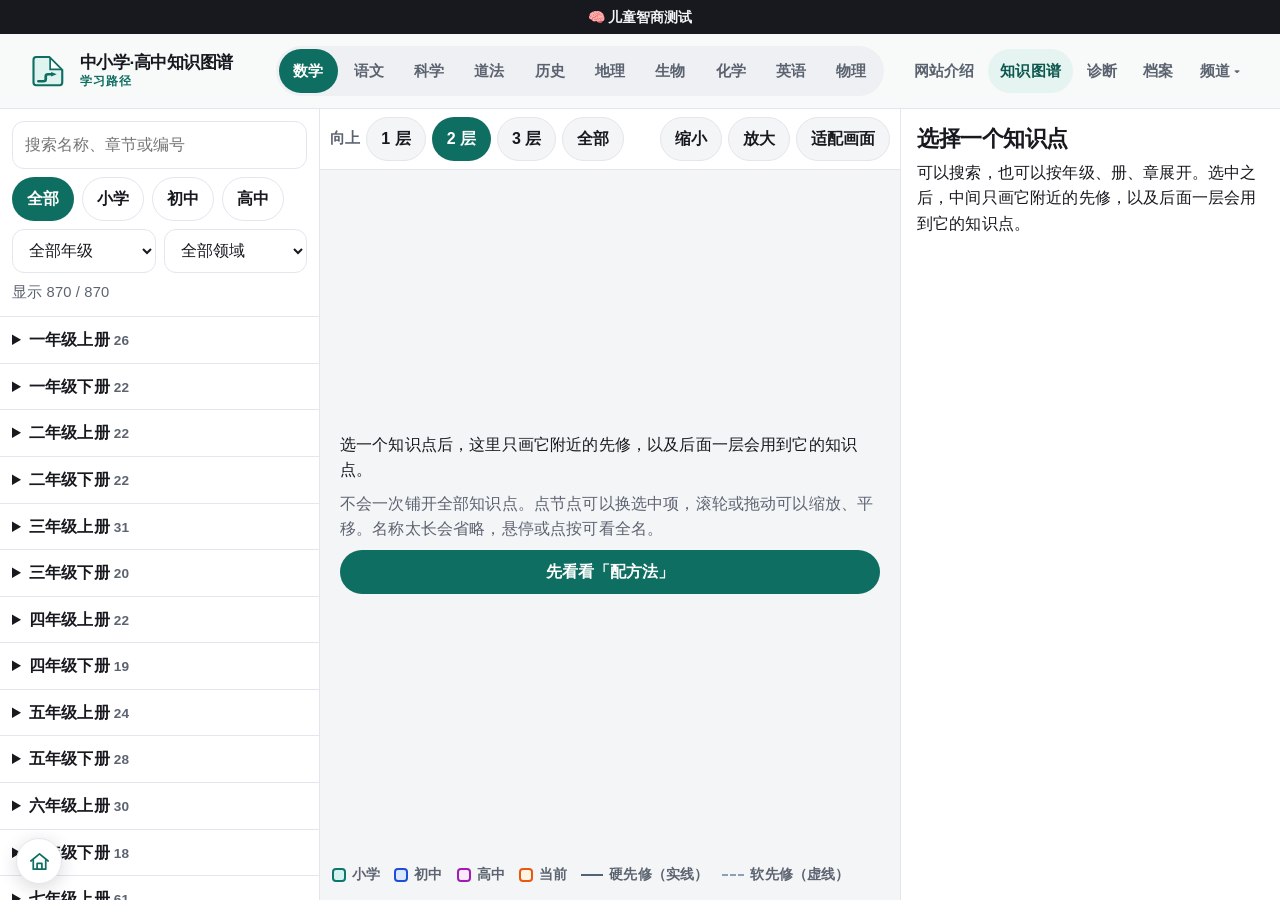
<file: knowledge-graph/explore/index.html>
<!DOCTYPE html>
<html lang="zh-CN">
<head>
<meta charset="utf-8">
<meta name="viewport" content="width=device-width, initial-scale=1">
<title>知识图谱 · 中小学·高中知识图谱</title>
<link rel="icon" href="data:image/svg+xml,%3Csvg%20xmlns%3D%22http%3A%2F%2Fwww.w3.org%2F2000%2Fsvg%22%20viewBox%3D%220%200%2032%2032%22%3E%3Cpath%20fill%3D%22%23dff3ef%22%20stroke%3D%22%230f6e62%22%20stroke-width%3D%221.7%22%20stroke-linejoin%3D%22round%22%20d%3D%22M6.6%204.8H17L27.4%2015.2V25Q27.4%2027.4%2025.2%2027.4H6.6Q4.4%2027.4%204.4%2025.2V7Q4.4%204.8%206.6%204.8Z%22%2F%3E%3Cpath%20fill%3D%22%23ffffff%22%20d%3D%22M17.7%206.3%2026.1%2014.7H17.7Z%22%2F%3E%3Cpath%20fill%3D%22none%22%20stroke%3D%22%230f6e62%22%20stroke-width%3D%221.35%22%20stroke-linecap%3D%22round%22%20stroke-linejoin%3D%22round%22%20d%3D%22M17.7%206.3V14.7H26.1%22%2F%3E%3Cpath%20fill%3D%22none%22%20stroke%3D%22%230f6e62%22%20stroke-width%3D%222.15%22%20stroke-linecap%3D%22round%22%20stroke-linejoin%3D%22round%22%20d%3D%22M8.3%2024.2H12.4Q14.2%2024.2%2014.2%2022.4V20.2Q14.2%2018.6%2016%2018.6H18.8%22%2F%3E%3Cpath%20fill%3D%22%230f6e62%22%20d%3D%22M18.5%2016.85%2023%2018.6%2018.5%2020.35Z%22%2F%3E%3C%2Fsvg%3E">
<link rel="stylesheet" href="../assets/site.css">
<link rel="stylesheet" href="../assets/explore.css">
<link rel="manifest" href="../manifest.webmanifest">
<link rel="apple-touch-icon" href="../assets/icons/apple-touch-icon.png">
<meta name="theme-color" content="#0f6e62">
<meta name="mobile-web-app-capable" content="yes">
<meta name="apple-mobile-web-app-capable" content="yes">
<meta name="apple-mobile-web-app-title" content="知识图谱">
<link rel="stylesheet" href="../assets/pwa.css">
</head>
<body class="page-explore">
<a class="home-shortcut no-print" href="https://www.ericzzy.fun/" aria-label="返回 ericzzy.fun 首页" title="返回首页">
  <svg viewBox="0 0 24 24" fill="none" stroke="currentColor" stroke-width="1.8" stroke-linecap="round" stroke-linejoin="round" aria-hidden="true"><path d="M3 11.5 12 4l9 7.5"/><path d="M5.5 10.5V20h13v-9.5"/><path d="M9.5 20v-6h5v6"/></svg>
</a>
<a class="top-banner" href="https://test.pansgo.com/?from=math-top" target="_blank" rel="noopener">🧠 儿童智商测试</a>
<header class="site-header">
  <a class="brand" href="../">
    <svg class="logo" viewBox="0 0 32 32" aria-hidden="true"><path fill="var(--logo-sheet)" stroke="currentColor" stroke-width="1.7" stroke-linejoin="round" d="M6.6 4.8H17L27.4 15.2V25Q27.4 27.4 25.2 27.4H6.6Q4.4 27.4 4.4 25.2V7Q4.4 4.8 6.6 4.8Z"/><path fill="var(--logo-fold)" d="M17.7 6.3 26.1 14.7H17.7Z"/><path fill="none" stroke="currentColor" stroke-width="1.35" stroke-linecap="round" stroke-linejoin="round" d="M17.7 6.3V14.7H26.1"/><path fill="none" stroke="currentColor" stroke-width="2.15" stroke-linecap="round" stroke-linejoin="round" d="M8.3 24.2H12.4Q14.2 24.2 14.2 22.4V20.2Q14.2 18.6 16 18.6H18.8"/><path fill="currentColor" d="M18.5 16.85 23 18.6 18.5 20.35Z"/></svg>
    <span class="brand-copy">
      <span class="brand-name">中小学·高中知识图谱</span>
      <span class="brand-kicker">学习路径</span>
    </span>
  </a>
  <nav class="site-nav" aria-label="主导航">
    <div class="subject-switch" role="group" aria-label="学科">
      <a class="nav-link subject-link on" data-subject="math" href="./">数学</a>
      <a class="nav-link subject-link" data-subject="chinese" href="./?subject=chinese">语文</a>
      <a class="nav-link subject-link" data-subject="science" href="./?subject=science">科学</a>
      <a class="nav-link subject-link" data-subject="morality" href="./?subject=morality">道法</a>
      <a class="nav-link subject-link" data-subject="history" href="./?subject=history">历史</a>
      <a class="nav-link subject-link" data-subject="geography" href="./?subject=geography">地理</a>
      <a class="nav-link subject-link" data-subject="biology" href="./?subject=biology">生物</a>
      <a class="nav-link subject-link" data-subject="chemistry" href="./?subject=chemistry">化学</a>
      <a class="nav-link subject-link" data-subject="english" href="./?subject=english">英语</a>
      <a class="nav-link subject-link" data-subject="physics" href="./?subject=physics">物理</a>
    </div>
    <div class="page-links">
      <a class="nav-link" href="/about/">网站介绍</a>
      <a class="nav-link back active" href="./" aria-current="page">知识图谱</a>
      <a class="nav-link" href="../diagnose/">诊断</a>
      <a class="nav-link" href="../children/">档案</a>
      <details class="channel-menu">
        <summary class="nav-link">频道</summary>
        <div class="channel-menu-list">
          <a href="./?channel=monster">小学生 · 打怪版</a>
          <a href="./?channel=dressup">小学生 · 打扮版</a>
          <a href="./?channel=teen">中学生 · 成就版</a>
        </div>
      </details>
    </div>
  </nav>
</header>
<div class="explore">
  <div class="explore-mobile-bar">
    <button type="button" id="list-toggle" class="list-toggle" aria-expanded="false" aria-controls="side">知识点目录</button>
  </div>
  <aside id="side" class="side">
    <div class="side-tools">
      <input id="q" type="search" placeholder="搜索名称、章节或编号" autocomplete="off" aria-label="搜索知识点">
      <div class="stage-tabs" id="stage-tabs" role="tablist" aria-label="学段">
        <button type="button" class="stage-tab on" data-stage="" aria-selected="true">全部</button>
        <button type="button" class="stage-tab" data-stage="p" aria-selected="false">小学</button>
        <button type="button" class="stage-tab" data-stage="j" aria-selected="false">初中</button>
        <button type="button" class="stage-tab" data-stage="h" aria-selected="false">高中</button>
      </div>
      <div class="filter-row">
        <select id="fGrade" aria-label="年级">
          <option value="">全部年级</option>
          <option value="1">一年级</option><option value="2">二年级</option><option value="3">三年级</option>
          <option value="4">四年级</option><option value="5">五年级</option><option value="6">六年级</option>
          <option value="7">七年级</option><option value="8">八年级</option><option value="9">九年级</option>
          <option value="10">高一（必修第一册）</option><option value="11">高二（必修第二册）</option>
          <option value="12">选必一（选择性必修第一册）</option><option value="13">选必二（选择性必修第二册）</option><option value="14">选必三（选择性必修第三册）</option>
        </select>
        <select id="fDomain" aria-label="领域"><option value="">全部领域</option></select>
      </div>
      <div id="count" class="count">正在加载…</div>
    </div>
    <div id="list" class="list"><p class="muted" style="padding:12px">正在加载知识点…</p></div>
  </aside>
  <section class="graph-pane" aria-label="局部先修图">
    <div class="graph-toolbar">
      <div class="depth" id="depth-switch" role="group" aria-label="向上先修层数">
        <span class="depth-label">向上</span>
        <div class="seg">
          <button type="button" data-depth="1" aria-pressed="false" aria-label="1 层"><span class="wide-only">1 层</span><span class="narrow-only">1层</span></button>
          <button type="button" data-depth="2" class="on" aria-pressed="true" aria-label="2 层"><span class="wide-only">2 层</span><span class="narrow-only">2层</span></button>
          <button type="button" data-depth="3" aria-pressed="false" aria-label="3 层"><span class="wide-only">3 层</span><span class="narrow-only">3层</span></button>
          <button type="button" data-depth="all" aria-pressed="false" aria-label="全部">全部</button>
        </div>
      </div>
      <div class="zoom-tools" role="group" aria-label="缩放">
        <button type="button" id="btn-zoom-out" aria-label="缩小" title="缩小"><svg class="zoom-ico" viewBox="0 0 24 24" aria-hidden="true" focusable="false"><circle cx="10" cy="10" r="6" fill="none" stroke="currentColor" stroke-width="2"/><path d="M14.6 14.6 19.5 19.5M7.4 10h5.2" fill="none" stroke="currentColor" stroke-width="2" stroke-linecap="round"/></svg><span class="zoom-label">缩小</span></button>
        <button type="button" id="btn-zoom-in" aria-label="放大" title="放大"><svg class="zoom-ico" viewBox="0 0 24 24" aria-hidden="true" focusable="false"><circle cx="10" cy="10" r="6" fill="none" stroke="currentColor" stroke-width="2"/><path d="M14.6 14.6 19.5 19.5M7.4 10h5.2M10 7.4v5.2" fill="none" stroke="currentColor" stroke-width="2" stroke-linecap="round"/></svg><span class="zoom-label">放大</span></button>
        <button type="button" id="btn-fit" aria-label="适配画面" title="适配画面"><svg class="zoom-ico" viewBox="0 0 24 24" aria-hidden="true" focusable="false"><path d="M4 9V5.5A1.5 1.5 0 0 1 5.5 4H9M15 4h3.5A1.5 1.5 0 0 1 20 5.5V9M20 15v3.5a1.5 1.5 0 0 1-1.5 1.5H15M9 20H5.5A1.5 1.5 0 0 1 4 18.5V15" fill="none" stroke="currentColor" stroke-width="2" stroke-linecap="round"/></svg><span class="zoom-label">适配画面</span></button>
      </div>
    </div>
    <p id="graph-fold" class="graph-fold" hidden></p>
    <div id="graph-stage" class="graph-stage">
      <div id="cy" hidden role="img" aria-label="选中知识点的局部先修图"></div>
      <div id="graph-empty" class="graph-empty">
        <p>选一个知识点后，这里只画它附近的先修，以及后面一层会用到它的知识点。</p>
        <p class="muted">不会一次铺开全部知识点。点节点可以换选中项，滚轮或拖动可以缩放、平移。名称太长会省略，悬停或点按可看全名。</p>
        <button type="button" id="pick-sample" class="btn btn-primary">先看看「配方法」</button>
      </div>
      <div id="node-tip" class="node-tip" role="tooltip" hidden></div>
    </div>
    <ul class="legend">
      <li><i class="swatch sw-p"></i>小学</li>
      <li><i class="swatch sw-j"></i>初中</li>
      <li><i class="swatch sw-h"></i>高中</li>
      <li><i class="swatch sw-c"></i>当前</li>
      <li><i class="swatch line-hard"></i>硬先修（实线）</li>
      <li><i class="swatch line-soft"></i>软先修（虚线）</li>
    </ul>
    <p id="graph-meta" class="graph-meta"></p>
  </section>
  <aside id="detail" class="detail"><p class="muted">正在加载…</p></aside>
</div>
<script src="../assets/vendor/cytoscape.min.js"></script>
<script src="../assets/vendor/dagre.min.js"></script>
<script src="../assets/vendor/cytoscape-dagre.js"></script>
<script src="app.js"></script>
<script src="../assets/stats-config.js"></script>
<script src="../assets/stats.js"></script>
<script src="../assets/pwa.js"></script>
</body>
</html>
</file>
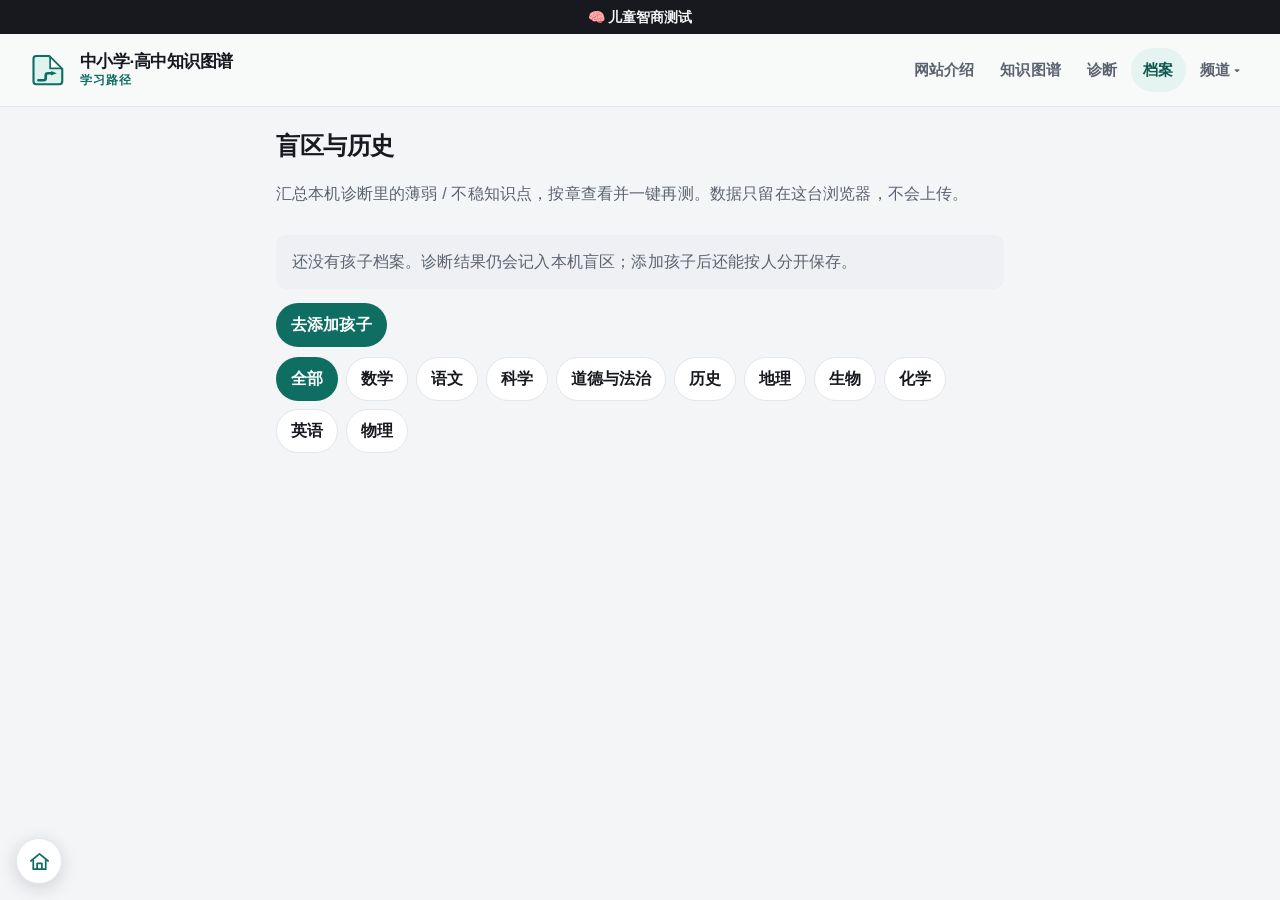
<file: knowledge-graph/children/history.html>
<!DOCTYPE html>
<html lang="zh-CN">
<head>
<meta charset="utf-8">
<meta name="viewport" content="width=device-width, initial-scale=1, viewport-fit=cover">
<title>盲区与历史 · 中小学·高中知识图谱</title>
<link rel="icon" href="data:image/svg+xml,%3Csvg%20xmlns%3D%22http%3A%2F%2Fwww.w3.org%2F2000%2Fsvg%22%20viewBox%3D%220%200%2032%2032%22%3E%3Cpath%20fill%3D%22%23dff3ef%22%20stroke%3D%22%230f6e62%22%20stroke-width%3D%221.7%22%20stroke-linejoin%3D%22round%22%20d%3D%22M6.6%204.8H17L27.4%2015.2V25Q27.4%2027.4%2025.2%2027.4H6.6Q4.4%2027.4%204.4%2025.2V7Q4.4%204.8%206.6%204.8Z%22%2F%3E%3Cpath%20fill%3D%22%23ffffff%22%20d%3D%22M17.7%206.3%2026.1%2014.7H17.7Z%22%2F%3E%3Cpath%20fill%3D%22none%22%20stroke%3D%22%230f6e62%22%20stroke-width%3D%221.35%22%20stroke-linecap%3D%22round%22%20stroke-linejoin%3D%22round%22%20d%3D%22M17.7%206.3V14.7H26.1%22%2F%3E%3Cpath%20fill%3D%22none%22%20stroke%3D%22%230f6e62%22%20stroke-width%3D%222.15%22%20stroke-linecap%3D%22round%22%20stroke-linejoin%3D%22round%22%20d%3D%22M8.3%2024.2H12.4Q14.2%2024.2%2014.2%2022.4V20.2Q14.2%2018.6%2016%2018.6H18.8%22%2F%3E%3Cpath%20fill%3D%22%230f6e62%22%20d%3D%22M18.5%2016.85%2023%2018.6%2018.5%2020.35Z%22%2F%3E%3C%2Fsvg%3E">
<link rel="manifest" href="../manifest.webmanifest">
<link rel="apple-touch-icon" href="../assets/icons/apple-touch-icon.png">
<meta name="theme-color" content="#0f6e62">
<meta name="mobile-web-app-capable" content="yes">
<meta name="apple-mobile-web-app-capable" content="yes">
<meta name="apple-mobile-web-app-title" content="知识图谱">
<link rel="stylesheet" href="../assets/site.css">
<link rel="stylesheet" href="../assets/pwa.css">
<link rel="stylesheet" href="children.css">
</head>
<body class="page-kids">
<a class="home-shortcut no-print" href="https://www.ericzzy.fun/" aria-label="返回 ericzzy.fun 首页" title="返回首页">
  <svg viewBox="0 0 24 24" fill="none" stroke="currentColor" stroke-width="1.8" stroke-linecap="round" stroke-linejoin="round" aria-hidden="true"><path d="M3 11.5 12 4l9 7.5"/><path d="M5.5 10.5V20h13v-9.5"/><path d="M9.5 20v-6h5v6"/></svg>
</a>
<a class="top-banner" href="https://test.pansgo.com/?from=math-top" target="_blank" rel="noopener">🧠 儿童智商测试</a>
<header class="site-header">
  <a class="brand" href="../">
    <svg class="logo" viewBox="0 0 32 32" aria-hidden="true"><path fill="var(--logo-sheet)" stroke="currentColor" stroke-width="1.7" stroke-linejoin="round" d="M6.6 4.8H17L27.4 15.2V25Q27.4 27.4 25.2 27.4H6.6Q4.4 27.4 4.4 25.2V7Q4.4 4.8 6.6 4.8Z"/><path fill="var(--logo-fold)" d="M17.7 6.3 26.1 14.7H17.7Z"/><path fill="none" stroke="currentColor" stroke-width="1.35" stroke-linecap="round" stroke-linejoin="round" d="M17.7 6.3V14.7H26.1"/><path fill="none" stroke="currentColor" stroke-width="2.15" stroke-linecap="round" stroke-linejoin="round" d="M8.3 24.2H12.4Q14.2 24.2 14.2 22.4V20.2Q14.2 18.6 16 18.6H18.8"/><path fill="currentColor" d="M18.5 16.85 23 18.6 18.5 20.35Z"/></svg>
    <span class="brand-copy">
      <span class="brand-name">中小学·高中知识图谱</span>
      <span class="brand-kicker">学习路径</span>
    </span>
  </a>
  <nav class="site-nav" aria-label="主导航">
    <div class="page-links">
      <a class="nav-link" href="/about/">网站介绍</a>
      <a class="nav-link" href="../explore/">知识图谱</a>
      <a class="nav-link" href="../diagnose/">诊断</a>
      <a class="nav-link active" href="./" aria-current="page">档案</a>
      <details class="channel-menu">
        <summary class="nav-link">频道</summary>
        <div class="channel-menu-list">
          <a href="../explore/?channel=monster">小学生 · 打怪版</a>
          <a href="../explore/?channel=dressup">小学生 · 打扮版</a>
          <a href="../explore/?channel=teen">中学生 · 成就版</a>
        </div>
      </details>
    </div>
  </nav>
</header>
<main class="kids" id="root">
  <h1>盲区与历史</h1>
  <p class="muted">汇总本机诊断里的薄弱 / 不稳知识点，按章查看并一键再测。数据只留在这台浏览器，不会上传。</p>
  <div class="kid-picker" id="picker"></div>
  <div id="content" aria-live="polite"><p class="muted">加载中……</p></div>
</main>
<script src="../assets/children.js"></script>
<script src="../assets/blindspots.js"></script>
<script src="history.js"></script>
<script src="../assets/stats-config.js"></script>
<script src="../assets/stats.js"></script>
<script src="../assets/pwa.js"></script>
</body>
</html>
</file>
<file: knowledge-graph/assets/site.css>
/* 中小学·高中知识图谱：全站配色、字号、导航。浏览页与诊断页共用。 */

:root {
  color-scheme: light;
  --bg: #f4f5f7;
  --bg-elev: #ffffff;
  --bg-muted: #eef0f3;
  --text: #17191f;
  --muted: #5c6370;
  --line: #e3e6ed;
  --brand: #0f6e62;
  --brand-strong: #0c574e;
  --brand-soft: #e6f4f1;
  --on-brand: #ffffff;
  --junior: #1d4ed8;
  --junior-soft: #e8efff;
  --focus: #0f6e62;
  --shadow: 0 1px 2px rgba(23, 25, 31, 0.04), 0 10px 28px rgba(23, 25, 31, 0.05);
  --radius: 14px;
  --radius-sm: 10px;
  --header-bg: #f7faf9;
  --logo-sheet: #dff3ef;
  --logo-fold: #ffffff;
  --font: "PingFang SC", "Hiragino Sans GB", "Microsoft YaHei", "Noto Sans CJK SC", "Noto Sans SC", "Source Han Sans SC", sans-serif;
  --fs: 16px;
  --ok: #157a3a;
  --ok-bg: #dcfce7;
  --on-ok: #ffffff;
  --bad: #b91c1c;
  --bad-bg: #fee2e2;
  --on-bad: #ffffff;
  --warn: #9a3412;
  --warn-bg: #ffedd5;
  --unk: #475569;
  --unk-bg: #e8eef6;
  --accent: #0f766e;
  --panel: #ffffff;
  --node-primary: #0f766e;
  --node-primary-bg: #d5f3ee;
  --node-junior: #1d4ed8;
  --node-junior-bg: #dbe7ff;
  --node-senior: #a21caf;
  --node-senior-bg: #fae8ff;
  --node-current-bg: #fff4e5;
  --node-current-border: #ea580c;
  --node-text: #162033;
  --edge: #526274;
  --edge-soft: #8aa0b4;
  --hard-bg: #ffedd5;
  --hard-fg: #9a3412;
  --soft-bg: #e7eef6;
  --soft-fg: #475569;
  --diagram-ok-bg: #dcfce7;
  --diagram-ok: #157a3a;
  --diagram-bad-bg: #fee2e2;
  --diagram-bad: #b91c1c;
  --diagram-unk-bg: #f1f5f9;
  --diagram-unk: #64748b;
  --diagram-shaky-bg: #fef3c7;
  --diagram-shaky: #b45309;
  --diagram-text: #162033;
  --diagram-edge: #64748b;
}

body.subject-physics {
  --brand: #b45309;
  --brand-strong: #92400e;
  --brand-soft: #fff7ed;
  --on-brand: #ffffff;
  --focus: #b45309;
  --accent: #b45309;
  --logo-sheet: #fde9d4;
  --logo-fold: #ffffff;
}

body.subject-english {
  --brand: #4338ca;
  --brand-strong: #3730a3;
  --brand-soft: #eef2ff;
  --on-brand: #ffffff;
  --focus: #4338ca;
  --accent: #4338ca;
  --logo-sheet: #e6e8fb;
  --logo-fold: #ffffff;
}

body.subject-science {
  --brand: #047857;
  --brand-strong: #065f46;
  --brand-soft: #ecfdf5;
  --on-brand: #ffffff;
  --focus: #047857;
  --accent: #047857;
  --logo-sheet: #d1fae5;
  --logo-fold: #ffffff;
}

body.subject-chinese {
  --brand: #9f1239;
  --brand-strong: #881337;
  --brand-soft: #fff1f2;
  --on-brand: #ffffff;
  --focus: #9f1239;
  --accent: #9f1239;
  --logo-sheet: #ffe4e6;
  --logo-fold: #ffffff;
}

body.subject-morality {
  --brand: #c2410c;
  --brand-strong: #9a3412;
  --brand-soft: #fff7ed;
  --on-brand: #ffffff;
  --focus: #c2410c;
  --accent: #c2410c;
  --logo-sheet: #ffedd5;
  --logo-fold: #ffffff;
}

body.subject-history {
  --brand: #6b5344;
  --brand-strong: #4a382c;
  --brand-soft: #f6f1ea;
  --on-brand: #ffffff;
  --focus: #6b5344;
  --accent: #6b5344;
  --logo-sheet: #efe4d6;
  --logo-fold: #ffffff;
}

body.subject-geography {
  --brand: #0e7490;
  --brand-strong: #155e75;
  --brand-soft: #ecfeff;
  --on-brand: #ffffff;
  --focus: #0e7490;
  --accent: #0e7490;
  --logo-sheet: #cffafe;
  --logo-fold: #ffffff;
}

body.subject-biology {
  --brand: #3f6212;
  --brand-strong: #365314;
  --brand-soft: #f7fee7;
  --on-brand: #ffffff;
  --focus: #4d7c0f;
  --accent: #4d7c0f;
  --logo-sheet: #ecfccb;
  --logo-fold: #ffffff;
}

body.subject-chemistry {
  --brand: #de3b16;
  --brand-strong: #9f2a10;
  --brand-soft: #fff1ec;
  --on-brand: #ffffff;
  --focus: #de3b16;
  --accent: #de3b16;
  --logo-sheet: #ffe4dc;
  --logo-fold: #ffffff;
}

@media (prefers-color-scheme: dark) {
  :root {
    color-scheme: dark;
    --bg: #10141c;
    --bg-elev: #181e29;
    --bg-muted: #232b39;
    --text: #e8edf5;
    --muted: #a7b2c2;
    --line: #313b4d;
    --brand: #2dd4bf;
    --brand-strong: #5eead4;
    --brand-soft: #134e4a;
    --on-brand: #042f2e;
    --junior: #93c5fd;
    --junior-soft: #1e3a8a;
    --focus: #5eead4;
    --shadow: 0 1px 2px rgba(0, 0, 0, 0.35), 0 12px 28px rgba(0, 0, 0, 0.28);
    --ok: #4ade80;
    --ok-bg: #14532d;
    --on-ok: #052e16;
    --bad: #fca5a5;
    --bad-bg: #7f1d1d;
    --on-bad: #450a0a;
    --warn: #fdba74;
    --warn-bg: #7c2d12;
    --unk: #cbd5e1;
    --unk-bg: #223044;
    --accent: #2dd4bf;
    --header-bg: #171e2a;
    --logo-sheet: #123f3c;
    --logo-fold: #1c5c56;
    --panel: #172232;
    --node-primary: #5eead4;
    --node-primary-bg: #115e59;
    --node-junior: #93c5fd;
    --node-junior-bg: #1e3a8a;
    --node-senior: #f0abfc;
    --node-senior-bg: #4a044e;
    --node-current-bg: #7c2d12;
    --node-current-border: #fdba74;
    --node-text: #f8fafc;
    --edge: #94a3b8;
    --edge-soft: #64748b;
    --hard-bg: #7c2d12;
    --hard-fg: #ffedd5;
    --soft-bg: #232b39;
    --soft-fg: #cbd5e1;
    --diagram-ok-bg: #14532d;
    --diagram-ok: #4ade80;
    --diagram-bad-bg: #7f1d1d;
    --diagram-bad: #fca5a5;
    --diagram-unk-bg: #1e293b;
    --diagram-unk: #cbd5e1;
    --diagram-shaky-bg: #78350f;
    --diagram-shaky: #fcd34d;
    --diagram-text: #f8fafc;
    --diagram-edge: #94a3b8;
  }
  body.subject-physics {
    --brand: #fdba74;
    --brand-strong: #fed7aa;
    --brand-soft: #7c2d12;
    --on-brand: #431407;
    --focus: #fed7aa;
    --accent: #fdba74;
    --logo-sheet: #6b2f12;
    --logo-fold: #8a4218;
  }
  body.subject-english {
    --brand: #a5b4fc;
    --brand-strong: #c7d2fe;
    --brand-soft: #312e81;
    --on-brand: #1e1b4b;
    --focus: #c7d2fe;
    --accent: #a5b4fc;
    --logo-sheet: #2a2870;
    --logo-fold: #3c3a96;
  }
  body.subject-science {
    --brand: #6ee7b7;
    --brand-strong: #a7f3d0;
    --brand-soft: #064e3b;
    --on-brand: #022c22;
    --focus: #a7f3d0;
    --accent: #6ee7b7;
    --logo-sheet: #065f46;
    --logo-fold: #047857;
  }
  body.subject-chinese {
    --brand: #fda4af;
    --brand-strong: #fecdd3;
    --brand-soft: #881337;
    --on-brand: #4c0519;
    --focus: #fecdd3;
    --accent: #fda4af;
    --logo-sheet: #6b1230;
    --logo-fold: #9f1239;
  }
  body.subject-morality {
    --brand: #fdba74;
    --brand-strong: #fed7aa;
    --brand-soft: #7c2d12;
    --on-brand: #431407;
    --focus: #fed7aa;
    --accent: #fdba74;
    --logo-sheet: #9a3412;
    --logo-fold: #c2410c;
  }
  body.subject-history {
    --brand: #d6c3ad;
    --brand-strong: #e7d7c6;
    --brand-soft: #3f3228;
    --on-brand: #2a211b;
    --focus: #e7d7c6;
    --accent: #d6c3ad;
    --logo-sheet: #4a382c;
    --logo-fold: #6b5344;
  }
  body.subject-geography {
    --brand: #67e8f9;
    --brand-strong: #a5f3fc;
    --brand-soft: #164e63;
    --on-brand: #083344;
    --focus: #a5f3fc;
    --accent: #67e8f9;
    --logo-sheet: #155e75;
    --logo-fold: #0e7490;
  }
  body.subject-biology {
    --brand: #bef264;
    --brand-strong: #d9f99d;
    --brand-soft: #1a2e05;
    --on-brand: #1a2e05;
    --focus: #d9f99d;
    --accent: #bef264;
    --logo-sheet: #365314;
    --logo-fold: #4d7c0f;
  }
  body.subject-chemistry {
    --brand: #ff8a65;
    --brand-strong: #ffccbc;
    --brand-soft: #5d1a0e;
    --on-brand: #3e0e06;
    --focus: #ffccbc;
    --accent: #ff8a65;
    --logo-sheet: #7a2614;
    --logo-fold: #de3b16;
  }
}

@media print {
  :root {
    --bg: #fff;
    --bg-elev: #fff;
    --bg-muted: #f4f7fb;
    --text: #162033;
    --muted: #475569;
    --line: #d5dde6;
    --panel: #fff;
    --header-bg: #fff;
    --logo-sheet: #dff3ef;
    --logo-fold: #ffffff;
    --shadow: none;
  }
}

*, *::before, *::after { box-sizing: border-box; }
[hidden] { display: none !important; }
html { -webkit-text-size-adjust: 100%; }
body {
  margin: 0;
  font-family: var(--font);
  font-size: var(--fs);
  line-height: 1.6;
  color: var(--text);
  background: var(--bg);
  letter-spacing: 0.01em;
}
img { max-width: 100%; height: auto; }
.node-tip {
  position: absolute;
  z-index: 6;
  max-width: min(280px, calc(100% - 16px));
  padding: 6px 10px;
  border-radius: 10px;
  background: var(--text);
  color: var(--bg);
  font-size: 0.92rem;
  font-weight: 700;
  line-height: 1.45;
  pointer-events: none;
  box-shadow: var(--shadow);
  overflow-wrap: anywhere;
}
code { overflow-wrap: anywhere; }
:focus-visible { outline: 3px solid var(--focus); outline-offset: 2px; }
.home-shortcut {
  position: fixed;
  left: max(16px, env(safe-area-inset-left));
  bottom: max(16px, env(safe-area-inset-bottom));
  z-index: 60;
  display: grid;
  place-items: center;
  width: 46px;
  height: 46px;
  border: 1px solid var(--line);
  border-radius: 50%;
  background: var(--bg-elev);
  color: var(--brand);
  box-shadow: 0 4px 18px rgba(23, 25, 31, 0.16);
  transition: background 0.15s, color 0.15s, transform 0.15s;
}
.home-shortcut:hover {
  background: var(--brand);
  color: var(--on-brand);
  transform: translateY(-2px);
}
.home-shortcut svg { width: 23px; height: 23px; }
@media print {
  .home-shortcut { display: none !important; }
}
@media (prefers-reduced-motion: reduce) {
  *, *::before, *::after { transition: none !important; scroll-behavior: auto !important; }
}

.top-banner {
  display: flex;
  align-items: center;
  justify-content: center;
  flex: none;
  width: 100%;
  max-width: 100%;
  min-width: 0;
  min-height: 34px;
  padding: 5px 12px;
  background: #17191f;
  color: #f4f5f7;
  font-size: 14px;
  font-weight: 650;
  line-height: 1.3;
  text-align: center;
  text-decoration: none;
  white-space: nowrap;
  overflow: hidden;
  letter-spacing: 0;
}
.top-banner:hover { background: var(--brand-strong); color: var(--on-brand); }
@media (max-width: 420px) {
  .top-banner { font-size: 12.5px; padding: 5px 8px; }
}
@media print {
  .top-banner { display: none !important; }
}

.site-header {
  display: flex;
  flex-wrap: wrap;
  align-items: center;
  justify-content: space-between;
  gap: 8px 24px;
  padding: 12px 28px;
  background: var(--header-bg);
  border-bottom: 1px solid var(--line);
  max-width: 100%;
}
body:not(.page-explore) .site-header {
  position: sticky;
  top: 0;
  z-index: 30;
}
.brand {
  display: flex;
  align-items: center;
  gap: 12px;
  min-height: 48px;
  min-width: 0;
  color: inherit;
  text-decoration: none;
}
.logo {
  color: var(--brand);
  width: 40px;
  height: 40px;
  flex: none;
  display: block;
}
.brand-copy {
  display: flex;
  flex-direction: column;
  justify-content: center;
  min-width: 0;
  gap: 1px;
}
.brand-name {
  font-size: 1.08rem;
  font-weight: 750;
  line-height: 1.15;
  letter-spacing: -0.03em;
  color: var(--text);
  overflow-wrap: anywhere;
}
.brand-kicker {
  font-size: 0.75rem;
  font-weight: 650;
  line-height: 1.2;
  letter-spacing: 0.08em;
  color: var(--brand);
}
.site-nav {
  display: flex;
  flex-wrap: wrap;
  align-items: center;
  gap: 8px 18px;
  min-width: 0;
  max-width: 100%;
}
.subject-switch {
  display: inline-flex;
  align-items: center;
  gap: 2px;
  padding: 3px;
  border-radius: 999px;
  background: var(--bg-muted);
}
.page-links {
  display: flex;
  flex-wrap: wrap;
  align-items: center;
  gap: 2px;
  min-width: 0;
}
.nav-link {
  display: inline-flex;
  align-items: center;
  min-height: 44px;
  padding: 0 12px;
  border-radius: 999px;
  color: var(--muted);
  text-decoration: none;
  font-size: 0.94rem;
  font-weight: 650;
}
.nav-link:hover { background: var(--bg-muted); color: var(--text); }
.nav-link.active, .nav-link[aria-current="page"] {
  background: var(--brand-soft);
  color: var(--brand-strong);
  font-weight: 750;
}
.nav-link.active:hover, .nav-link[aria-current="page"]:hover {
  background: var(--brand-soft);
  color: var(--brand-strong);
}
.nav-link.subject-link {
  color: var(--muted);
  border: 0;
  background: transparent;
  padding: 0 14px;
}
.nav-link.subject-link:hover { background: transparent; color: var(--text); }
.nav-link.subject-link.on {
  background: var(--brand);
  color: var(--on-brand);
  font-weight: 750;
}
.nav-link.subject-link.on:hover { background: var(--brand); color: var(--on-brand); }
.nav-link.resource-search-btn {
  gap: 6px;
  border: 1px solid var(--brand);
  background: transparent;
  color: var(--brand-strong);
  margin-left: 6px;
  text-decoration: none;
}
.nav-link.resource-search-btn:hover { background: var(--brand-soft); color: var(--brand-strong); }
.resource-search-ico { width: 14px; height: 14px; flex: none; }
.resource-search-btn:focus-visible { outline: 2px solid var(--focus); outline-offset: 2px; }
@media (max-width: 720px) {
  .nav-link.resource-search-btn { margin-left: 0; padding: 0 9px; min-height: 36px; }
  .resource-search-ico { display: none; }
  .site-header { padding: 10px 14px 8px; gap: 4px 12px; }
  .brand { gap: 10px; min-height: 44px; }
  .logo { width: 34px; height: 34px; }
  .brand-name { font-size: 1.02rem; }
  .brand-kicker { font-size: 0.72rem; letter-spacing: 0.06em; }
  .site-nav { flex: 1 1 100%; justify-content: space-between; gap: 4px 8px; }
  .nav-link { padding: 0 8px; font-size: 0.9rem; }
  .nav-link.subject-link { padding: 0 12px; }
}

.site-footer {
  padding: 14px 16px 18px;
  text-align: center;
  color: var(--muted);
  font-size: 0.92rem;
  border-top: 1px solid var(--line);
  max-width: 100%;
}
.site-footer p { margin: 0; overflow-wrap: anywhere; }
.site-footer a { color: var(--brand-strong); font-weight: 700; }

button, .btn {
  font: inherit;
  font-weight: 650;
  min-height: 44px;
  padding: 8px 14px;
  border-radius: 999px;
  border: 1px solid var(--line);
  background: var(--bg-elev);
  color: var(--text);
  cursor: pointer;
}
button:hover, .btn:hover { background: var(--bg-muted); }
button.primary, .btn-primary {
  background: var(--brand);
  border-color: transparent;
  color: var(--on-brand);
}
button.primary:hover, .btn-primary:hover { filter: brightness(1.06); background: var(--brand); }

/* 题目图示：只用 currentColor，浅色和深色都看得见。宽度跟着容器走，不写死像素。 */
.q-figure { color: inherit; max-width: 100%; min-width: 0; margin: 8px 0 2px; }
.q-figure svg { width: 100%; max-width: 440px; height: auto; display: block; overflow: visible; }
.choices.fig-icons, .sample-choices.fig-icons {
  display: grid;
  grid-template-columns: repeat(auto-fit, minmax(min(140px, 100%), 1fr));
}
.choices.fig-icons .q-figure svg, .sample-choices.fig-icons .q-figure svg { max-width: 100%; }
button.choice.fig-choice {
  display: flex;
  flex-direction: column;
  align-items: stretch;
  gap: 6px;
  min-width: 0;
}
.sample-choices { display: flex; flex-direction: column; gap: 8px; margin-top: 8px; }
.sample-choice {
  border: 1px solid var(--line);
  border-radius: var(--radius-sm);
  background: var(--bg-elev);
  color: var(--text);
  padding: 8px 10px;
  min-width: 0;
}
.btn {
  display: inline-flex;
  align-items: center;
  justify-content: center;
  gap: 8px;
  text-decoration: none;
  text-align: center;
}
.btn-lg { min-height: 48px; padding: 10px 18px; font-size: 1rem; }
.btn-block { width: 100%; }

input[type="search"], input[type="text"], input[type="number"], select, textarea {
  font: inherit;
  color: var(--text);
  background: var(--bg-elev);
  border: 1px solid var(--line);
  border-radius: 12px;
  padding: 10px 12px;
  min-height: 44px;
  max-width: 100%;
}
textarea { min-height: 96px; }
.search-lg { width: 100%; font-size: 1.08rem; min-height: 52px; }

.stage-tabs { display: flex; flex-wrap: wrap; gap: 8px; }
.stage-tab { border-radius: 999px; }
.stage-tab.on, .stage-tab[aria-selected="true"] {
  background: var(--brand);
  color: var(--on-brand);
  border-color: transparent;
}

.badge {
  display: inline-flex;
  align-items: center;
  min-height: 24px;
  padding: 0 8px;
  border-radius: 999px;
  font-size: 0.78rem;
  font-weight: 800;
  white-space: nowrap;
}
.badge.hard { background: var(--hard-bg); color: var(--hard-fg); }
.badge.soft { background: var(--soft-bg); color: var(--soft-fg); }

/* 首页 */
.home { width: min(1040px, 100%); margin: 0 auto; padding: 20px 16px 48px; }
.hero {
  background: var(--bg-elev);
  border: 1px solid var(--line);
  border-radius: 20px;
  padding: 28px 24px 22px;
  box-shadow: var(--shadow);
}
.eyebrow {
  margin: 0 0 10px;
  color: var(--brand-strong);
  font-weight: 700;
  font-size: 0.92rem;
  letter-spacing: 0.04em;
}
.hero h1 {
  margin: 0 0 10px;
  font-size: clamp(1.85rem, 4.4vw, 2.7rem);
  line-height: 1.18;
  letter-spacing: -0.03em;
  font-weight: 750;
}
.lede { margin: 0 0 18px; font-size: 1.05rem; max-width: 38em; color: var(--muted); }
.hero-actions { display: flex; flex-wrap: wrap; gap: 10px; }
.hero-actions .btn { flex: 1 1 180px; }
.quiet-link { margin: 14px 0 0; }
.quiet-link a { color: var(--brand-strong); font-weight: 650; text-underline-offset: 3px; }

.section-title { margin: 32px 0 12px; font-size: 1.15rem; letter-spacing: -0.02em; }
.steps {
  list-style: none;
  margin: 0;
  padding: 0;
  display: grid;
  grid-template-columns: repeat(3, minmax(0, 1fr));
  gap: 12px;
}
.steps li {
  background: var(--bg-elev);
  border: 1px solid var(--line);
  border-radius: var(--radius);
  padding: 16px 16px 18px;
  min-width: 0;
}
.step-no {
  display: inline-flex;
  width: 28px;
  height: 28px;
  border-radius: 50%;
  align-items: center;
  justify-content: center;
  background: var(--brand-soft);
  color: var(--brand-strong);
  font-weight: 750;
  font-size: 0.92rem;
}
.steps h3 { margin: 10px 0 4px; font-size: 1.05rem; letter-spacing: -0.02em; }
.steps p { margin: 0; color: var(--muted); font-size: 0.95rem; }

.stat-grid, .grade-grid {
  display: grid;
  gap: 12px;
}
.stat-grid { grid-template-columns: repeat(4, minmax(0, 1fr)); }
.grade-grid { grid-template-columns: repeat(4, minmax(0, 1fr)); }
.stat-card, a.grade-card, a.iq-card {
  background: var(--bg-elev);
  border: 1px solid var(--line);
  border-radius: var(--radius);
  min-width: 0;
}
.stat-card { padding: 14px 16px; }
.stat-num { font-size: 1.7rem; font-weight: 750; line-height: 1.1; letter-spacing: -0.03em; color: var(--text); }
.stat-label { color: var(--muted); font-weight: 650; font-size: 0.92rem; }
.stat-note { color: var(--muted); margin: 8px 0 0; font-size: 0.92rem; }
a.grade-card, a.iq-card {
  display: flex;
  flex-direction: column;
  gap: 2px;
  padding: 12px 14px;
  min-height: 96px;
  text-decoration: none;
  color: inherit;
  border-top: 3px solid var(--node-primary);
}
a.grade-card.is-junior { border-top-color: var(--node-junior); }
a.grade-card.is-senior { border-top-color: var(--node-senior); }
a.grade-card:hover, a.iq-card:hover { border-color: var(--brand); }
a.grade-card strong, a.iq-card strong { font-size: 1.08rem; letter-spacing: -0.02em; }
a.iq-card { margin-top: 22px; gap: 4px; max-width: 100%; border-top-color: var(--brand); }
a.iq-card .iq-sub { font-weight: 650; overflow-wrap: anywhere; }
a.iq-card .iq-note { color: var(--muted); font-size: 0.82rem; font-weight: 650; overflow-wrap: anywhere; }
.grade-stage { color: var(--muted); font-size: 0.82rem; font-weight: 650; }
.grade-count { font-weight: 650; }
.load-error {
  background: var(--bad-bg);
  color: var(--text);
  border-radius: var(--radius-sm);
  padding: 12px 14px;
  margin-top: 12px;
}
@media (max-width: 900px) {
  .grade-grid { grid-template-columns: 1fr 1fr; }
}
@media (max-width: 800px) {
  .steps { grid-template-columns: 1fr; }
  .stat-grid { grid-template-columns: 1fr 1fr; }
  .hero { padding: 22px 16px 18px; }
}


/* 首页本机盲区汇总 */
.blind-home { margin: 28px 0 8px; }
.blind-home-list { list-style: none; margin: 0; padding: 0; display: grid; gap: 8px; }
.blind-home-item {
  display: flex; flex-wrap: wrap; align-items: baseline; justify-content: space-between; gap: 6px 12px;
  padding: 12px 14px; border: 1px solid var(--line); border-radius: 12px; background: var(--card, #fff);
}
.blind-home-name { font-weight: 800; color: var(--brand-strong); text-decoration: none; overflow-wrap: anywhere; }
.blind-home-name:hover { text-decoration: underline; }
.blind-home-meta { color: var(--muted); font-size: 0.9rem; }
.blind-home-actions { display: flex; flex-wrap: wrap; gap: 8px; margin-top: 12px; }

/* 频道切换菜单（ericzzy.fun 频道适配） */
.channel-menu { position: relative; display: inline-flex; }
.channel-menu > summary { list-style: none; cursor: pointer; user-select: none; }
.channel-menu > summary::-webkit-details-marker { display: none; }
.channel-menu > summary::after { content: "▾"; margin-left: 4px; font-size: 0.75em; }
.channel-menu[open] > summary { background: var(--bg-muted); color: var(--text); }
.channel-menu-list {
  position: absolute; top: 100%; right: 0; z-index: 60;
  min-width: 180px; padding: 6px;
  background: var(--panel); border: 1px solid var(--line); border-radius: 12px;
  box-shadow: 0 10px 30px rgba(0, 0, 0, 0.12);
  display: flex; flex-direction: column;
}
.channel-menu-list a {
  padding: 10px 12px; border-radius: 8px;
  color: var(--text); text-decoration: none;
  font-size: 0.92rem; font-weight: 600; white-space: nowrap;
}
.channel-menu-list a:hover { background: var(--bg-muted); }

/* 频道条：进入打怪版 / 打扮版 / 成就版时显示在页面顶部 */
.channel-bar {
  display: flex; flex-wrap: wrap; align-items: center; gap: 4px 14px;
  padding: 8px 16px;
  background: var(--brand-soft);
  border-bottom: 1px solid var(--line);
  font-size: 0.92rem; color: var(--brand-strong);
}
.channel-bar .channel-name { font-weight: 750; }
.channel-bar .channel-links { margin-left: auto; display: inline-flex; flex-wrap: wrap; gap: 2px 14px; }
.channel-bar a { color: var(--brand-strong); font-weight: 650; text-decoration: none; }
.channel-bar a:hover { text-decoration: underline; }
</file>
<file: knowledge-graph/assets/pwa.css>
/* 「添加到桌面」提示条和 iOS 图文引导。配色来自 site.css 的变量。 */

.pwa-bar {
  position: fixed;
  left: 12px;
  right: 12px;
  bottom: calc(12px + env(safe-area-inset-bottom, 0px));
  z-index: 60;
  display: flex;
  flex-wrap: wrap;
  align-items: center;
  gap: 10px 12px;
  max-width: 520px;
  margin: 0 auto;
  padding: 12px 14px;
  background: var(--bg-elev);
  color: var(--text);
  border: 1px solid var(--line);
  border-radius: var(--radius);
  box-shadow: 0 6px 28px rgba(0, 0, 0, 0.18);
}
.pwa-bar-icon { width: 44px; height: 44px; border-radius: 10px; flex: none; }
.pwa-bar-text { flex: 1 1 180px; min-width: 0; display: flex; flex-direction: column; line-height: 1.4; }
.pwa-bar-text b { font-size: 1.02rem; }
.pwa-bar-text span { color: var(--muted); font-size: 0.9rem; }
.pwa-bar-actions { flex: 1 1 100%; display: flex; gap: 8px; }
.pwa-bar-actions button { flex: 1 1 0; }

.pwa-footer-link {
  min-height: 0;
  padding: 0;
  border: 0;
  background: none;
  color: var(--brand-strong);
  font: inherit;
  font-weight: 700;
  text-decoration: underline;
  text-underline-offset: 3px;
  border-radius: 4px;
}
.pwa-footer-link:hover { background: none; }

.pwa-sheet-wrap {
  position: fixed;
  inset: 0;
  z-index: 80;
  display: flex;
  align-items: flex-end;
  justify-content: center;
  background: rgba(10, 14, 20, 0.55);
}
.pwa-sheet {
  width: min(520px, 100%);
  max-height: 92vh;
  overflow-y: auto;
  padding: 18px 16px calc(16px + env(safe-area-inset-bottom, 0px));
  background: var(--bg-elev);
  color: var(--text);
  border-radius: 18px 18px 0 0;
  box-shadow: 0 -8px 32px rgba(0, 0, 0, 0.25);
}
.pwa-sheet-title { margin: 0 0 6px; font-size: 1.25rem; letter-spacing: -0.02em; }
.pwa-sheet-lead { margin: 0 0 12px; color: var(--muted); font-size: 0.95rem; }
.pwa-steps { list-style: none; margin: 0; padding: 0; display: flex; flex-direction: column; gap: 14px; }
.pwa-step-head { display: flex; align-items: center; gap: 10px; }
.pwa-step-no {
  flex: none;
  width: 26px;
  height: 26px;
  border-radius: 50%;
  display: inline-flex;
  align-items: center;
  justify-content: center;
  background: var(--brand);
  color: var(--on-brand);
  font-weight: 800;
  font-size: 0.9rem;
}
.pwa-pic-wrap { margin: 8px 0 2px; }
.pwa-pic { display: block; width: 100%; height: auto; max-height: 120px; }
.pwa-step-note { margin: 2px 0 0 36px; color: var(--muted); font-size: 0.88rem; }
.pwa-sheet-actions { margin-top: 16px; display: flex; }
.pwa-sheet-actions button { flex: 1; min-height: 48px; }

.pic-bg { fill: var(--bg-muted); stroke: var(--line); stroke-width: 1; }
.pic-field { fill: var(--bg-elev); stroke: var(--line); stroke-width: 1; }
.pic-txt { fill: var(--text); font-family: var(--font); }
.pic-muted { fill: var(--muted); font-family: var(--font); }
.pic-strong { font-weight: 800; }
.pic-line { stroke: var(--text); }
.pic-hit { fill: var(--brand-soft); stroke: var(--brand); stroke-width: 2; }
.pic-icon { fill: var(--brand); }
.pic-icon-line { stroke: var(--logo-sheet); }

@media print { .pwa-bar, .pwa-sheet-wrap, .pwa-footer-link { display: none !important; } }
</file>
<file: knowledge-graph/children/children.css>
/* 孩子档案、盲区与历史页。配色、字号来自 assets/site.css。 */

main.kids { width: min(760px, 100%); margin: 0 auto; padding: 20px 16px 56px; }
.kids h1 { margin: 0 0 8px; font-size: 1.5rem; letter-spacing: -0.02em; }
.kids h2 { margin: 0 0 8px; font-size: 1.15rem; letter-spacing: -0.02em; }
.kids .lede { margin: 0 0 16px; font-size: 1rem; }
.kids .muted { color: var(--muted); }
.kids .small { font-size: 0.92rem; }
.kids .err { color: var(--bad); margin: 8px 0 0; font-weight: 650; }
.kids .quiet-link { margin: 0 0 14px; }
.kids .quiet-link a { color: var(--brand-strong); font-weight: 700; }
.kid-note { margin-top: 18px; }
.kids button.danger { color: var(--bad); }

.kid-card, .kid-form, .kid-backup, .kid-section > .rec, .kid-empty-card {
  background: var(--bg-elev);
  border: 1px solid var(--line);
  border-radius: var(--radius);
}
.kid-card { padding: 14px 16px; margin-bottom: 12px; border-top: 3px solid var(--line); }
.kid-card.is-current { border-top-color: var(--brand); }
.kid-head { display: flex; align-items: center; gap: 8px; }
.kid-head h3 { margin: 0; font-size: 1.15rem; overflow-wrap: anywhere; }
.kid-badge { background: var(--brand); color: var(--on-brand); font-size: 0.78rem; font-weight: 800; padding: 1px 9px; border-radius: 999px; }
.kid-meta { margin: 2px 0 0; color: var(--muted); font-weight: 650; overflow-wrap: anywhere; }
.kid-stat { margin: 4px 0 10px; }
.kid-actions { display: flex; flex-wrap: wrap; gap: 8px; }
.kid-empty { margin: 8px 0 14px; padding: 14px 16px; background: var(--bg-muted); border-radius: var(--radius-sm); color: var(--muted); }

.kid-form { padding: 16px; margin-top: 16px; }
.kid-form label { display: block; margin: 12px 0 4px; font-weight: 700; }
.kid-form input, .kid-form select { width: 100%; }
.kid-form .form-actions { display: flex; gap: 8px; margin-top: 14px; }
.kid-form .form-actions button { flex: 1 1 0; }
.kid-form .small { margin: 8px 0 0; }

.kid-backup { padding: 16px; margin-bottom: 16px; }
.kid-backup p { margin: 8px 0; }
.kid-backup button { margin: 4px 0; }
.kid-backup button:disabled { opacity: 0.55; cursor: not-allowed; }
.kid-import { border-top: 1px solid var(--line); margin-top: 12px; padding-top: 12px; }
.kid-import > label { display: block; font-weight: 700; margin-bottom: 8px; }
.kid-import input[type="file"] { width: 100%; min-width: 0; }
.kid-import-preview { padding: 12px; margin-top: 12px; background: var(--bg-muted); border-radius: var(--radius-sm); }
.kid-import-preview h3 { margin: 0; font-size: 1rem; }
.kid-import-preview li { overflow-wrap: anywhere; }

.kid-picker { display: flex; flex-wrap: wrap; align-items: center; gap: 8px; margin-bottom: 12px; }
.kid-picker label { font-weight: 700; }
.kid-picker select { flex: 1 1 160px; min-width: 0; }
.kid-tabs { margin: 10px 0 16px; }
.kid-section { margin-bottom: 26px; }
.kid-section > .btn { margin-top: 8px; }

.kid-tag {
  display: inline-block;
  font-size: 0.78rem;
  font-weight: 800;
  padding: 2px 8px;
  border-radius: 999px;
  background: var(--bg-muted);
  color: var(--text);
  white-space: nowrap;
}
.kid-tag.weak { background: var(--bad-bg); color: var(--bad); }
.kid-tag.shaky { background: var(--diagram-shaky-bg); color: var(--diagram-shaky); }
.kid-tag.ok { background: var(--ok-bg); color: var(--ok); }
.kid-tag.unk { background: var(--unk-bg); color: var(--unk); }
.kid-tag.root { background: var(--bad); color: var(--on-bad); }
.kid-tag.sub { background: var(--brand-soft); color: var(--brand-strong); }

.wk-list { list-style: none; margin: 8px 0 0; padding: 0; }
.wk-item { padding: 12px 0; border-bottom: 1px solid var(--line); }
.wk-top { display: flex; flex-wrap: wrap; align-items: center; gap: 6px 8px; }
.wk-name { font-weight: 800; font-size: 1.04rem; color: var(--brand-strong); overflow-wrap: anywhere; }
.wk-meta { margin: 4px 0 0; color: var(--muted); font-size: 0.88rem; overflow-wrap: anywhere; }
.wk-retest { display: inline-block; margin-top: 4px; font-weight: 700; font-size: 0.92rem; color: var(--brand-strong); }

.rec { margin-bottom: 10px; }
.rec > summary { list-style: none; cursor: pointer; padding: 12px 14px; min-height: 44px; }
.rec > summary::-webkit-details-marker { display: none; }
.rec-top { display: flex; align-items: center; gap: 8px; }
.rec-label { overflow-wrap: anywhere; }
.rec-counts { display: flex; flex-wrap: wrap; align-items: center; gap: 6px; margin-top: 6px; }
.rec-date { color: var(--muted); font-size: 0.88rem; margin-right: 4px; }
.rec-body { padding: 0 14px 14px; border-top: 1px solid var(--line); }
.rec-body h4 { margin: 12px 0 4px; font-size: 0.98rem; }
.rec-topics { margin: 0; padding-left: 20px; }
.rec-topics li { margin: 2px 0; overflow-wrap: anywhere; }
.rec-topics a { color: var(--brand-strong); font-weight: 650; }
.rec-actions { display: flex; flex-wrap: wrap; gap: 8px; margin-top: 12px; }


.wk-chapter { margin: 14px 0 18px; }
.wk-chapter-head { display: flex; flex-wrap: wrap; align-items: baseline; justify-content: space-between; gap: 6px 12px; margin-bottom: 4px; }
.wk-chapter-title { margin: 0; font-size: 1.02rem; }
</file>
<file: knowledge-graph/diagnose/style.css>
/* 诊断页布局。配色、字号和导航来自 assets/site.css。 */

main#root { width: min(840px, 100%); margin: 0 auto; padding: 20px 16px 56px; }
.card {
  background: var(--bg-elev);
  border: 1px solid var(--line);
  border-radius: var(--radius);
  padding: 16px 16px 18px;
  margin-bottom: 12px;
  min-width: 0;
  max-width: 100%;
}
.card h1, .card h2 { font-size: 1.28rem; margin: 0 0 8px; line-height: 1.3; letter-spacing: -0.02em; }
.card h3 { font-size: 1.05rem; margin: 12px 0 4px; }
.muted { color: var(--muted); }
.small { font-size: 0.92rem; }
.err { color: var(--bad); }
.row { display: flex; gap: 8px; flex-wrap: wrap; align-items: center; }
.grow { flex: 1; min-width: 0; }
button.good { background: var(--ok); border-color: transparent; color: var(--on-ok); }
button.bad { background: var(--bad); border-color: transparent; color: var(--on-bad); }
button.good:hover { background: var(--ok); filter: brightness(1.06); }
button.bad:hover { background: var(--bad); filter: brightness(1.06); }
button:disabled { opacity: .55; cursor: not-allowed; }
label { font-weight: 700; }

.banner { background: var(--brand-soft); border: 1px solid var(--line); border-radius: var(--radius-sm); padding: 12px 14px; margin-bottom: 14px; }
.banner.demo { background: var(--warn-bg); }
.chapter-browser > summary { cursor: pointer; font-weight: 800; min-height: 44px; display: flex; align-items: center; }
.vol { border: 1px solid var(--line); border-radius: 12px; margin: 8px 0; background: var(--bg-elev); }
.vol > summary { padding: 10px 12px; font-weight: 800; cursor: pointer; background: var(--bg-muted); border-radius: 12px; }
.chap { margin: 0 8px 8px; }
.chap-head { display: flex; flex-wrap: wrap; align-items: center; gap: 8px; padding: 8px 4px; font-weight: 800; border-bottom: 1px solid var(--line); }
.chap-head .t { flex: 1 1 160px; min-width: 0; overflow-wrap: anywhere; }
.topic-row { display: flex; flex-wrap: wrap; align-items: center; gap: 8px; padding: 6px 4px; border-bottom: 1px solid var(--line); }
.topic-row .nm { flex: 1 1 140px; min-width: 0; overflow-wrap: anywhere; font-weight: 700; }
.topic-row .sec { color: var(--muted); font-size: 0.88rem; }
#search { margin-top: 8px; }

.progress { height: 8px; background: var(--bg-muted); border-radius: 999px; overflow: hidden; margin: 10px 0; }
.progress > i { display: block; height: 100%; background: var(--brand); border-radius: inherit; }
.q-title { font-size: 1.35rem; margin: 8px 0; letter-spacing: -0.02em; overflow-wrap: anywhere; }
.q-text { font-size: 1.12rem; line-height: 1.65; padding: 14px 14px; background: var(--bg-muted); border-radius: 12px; margin: 12px 0; white-space: pre-wrap; overflow-wrap: anywhere; }
.reason { color: var(--muted); }
.ans-input { width: 100%; font-size: 1.1rem; }
.notice { color: var(--warn); background: var(--warn-bg); padding: 8px 12px; border-radius: 10px; margin-top: 12px; }
.verdict { padding: 10px 12px; border-radius: 10px; margin: 10px 0; font-weight: 800; }
.verdict.ok { background: var(--ok-bg); color: var(--ok); }
.verdict.no { background: var(--bad-bg); color: var(--bad); }
.refans { background: var(--ok-bg); border: 1px dashed var(--ok); padding: 10px 12px; border-radius: 10px; margin: 10px 0; white-space: pre-wrap; overflow-wrap: anywhere; }
.explain { background: var(--junior-soft); border-left: 4px solid var(--junior); padding: 10px 12px; border-radius: 8px; margin: 10px 0; white-space: pre-wrap; overflow-wrap: anywhere; }
.choices { display: flex; flex-direction: column; gap: 8px; margin: 8px 0; }
button.choice { text-align: left; width: 100%; min-height: 48px; padding: 12px 14px; font-size: 1.02rem; font-weight: 600; white-space: pre-wrap; border-radius: 12px; }
button.choice.picked { border-color: var(--brand); background: var(--brand-soft); box-shadow: inset 0 0 0 2px var(--brand); }

.tag { display: inline-block; font-size: 0.78rem; font-weight: 800; padding: 2px 8px; border-radius: 999px; margin-right: 4px; background: var(--bg-muted); color: var(--text); vertical-align: 1px; }
.tag.weak { background: var(--bad-bg); color: var(--bad); }
.tag.mastered { background: var(--ok-bg); color: var(--ok); }
.tag.unknown { background: var(--unk-bg); color: var(--unk); }
.tag.shaky { background: var(--diagram-shaky-bg); color: var(--diagram-shaky); }
.tag.root { background: var(--bad); color: var(--on-bad); }
.tag.target { background: var(--junior); color: var(--on-brand); }
.tag.ext { background: var(--junior-soft); color: var(--text); }
.tag.diff-basic { background: var(--ok-bg); color: var(--ok); }
.tag.diff-standard { background: var(--junior-soft); color: var(--text); }
.tag.diff-challenge, .tag.diff-advanced { background: #fae8ff; color: #86198f; }
@media (prefers-color-scheme: dark) {
  .tag.diff-challenge, .tag.diff-advanced { background: #581c87; color: #f5d0fe; }
}

.stats { display: flex; gap: 10px; flex-wrap: wrap; margin: 10px 0; }
.stat { flex: 1 1 88px; min-width: 0; padding: 10px 8px; border-radius: 12px; text-align: center; background: var(--bg-muted); }
.stat b { display: block; font-size: 1.55rem; line-height: 1.1; letter-spacing: -0.03em; }
.stat.ok { background: var(--ok-bg); color: var(--ok); }
.stat.bad { background: var(--bad-bg); color: var(--bad); }
.stat.shaky { background: var(--diagram-shaky-bg); color: var(--diagram-shaky); }
.stat.unk { background: var(--unk-bg); color: var(--unk); }
.stat.ask { background: var(--junior-soft); color: var(--text); }
details.topic { border-bottom: 1px solid var(--line); padding: 4px 0; }
details.topic > summary { cursor: pointer; padding: 8px 0; min-height: 44px; overflow-wrap: anywhere; }
details.topic > .body { padding: 4px 0 10px 8px; }
.body ul { margin: 4px 0; padding-left: 1.2em; }
.std { margin: 8px 0; padding: 8px 10px; background: var(--bg-muted); border-left: 3px solid var(--brand); border-radius: 8px; overflow-wrap: anywhere; }
.std code { color: var(--text); }
.std .conf { color: var(--muted); margin-left: 4px; }
ol.path { padding-left: 0; list-style: none; counter-reset: step; margin: 0; }
ol.path > li { counter-increment: step; position: relative; padding-left: 40px; min-width: 0; }
ol.path > li::before {
  content: counter(step);
  position: absolute;
  left: 0;
  top: 8px;
  width: 28px;
  height: 28px;
  border-radius: 14px;
  background: var(--brand);
  color: var(--on-brand);
  text-align: center;
  line-height: 28px;
  font-size: 0.85rem;
  font-weight: 800;
}
details.chap-sum > summary { display: flex; flex-wrap: wrap; align-items: center; gap: 4px 10px; }
.chap-name { flex: 1 1 200px; min-width: 0; font-weight: 800; }
.chap-counts { display: inline-flex; flex-wrap: wrap; gap: 4px 0; }
.chap-bar { flex: 1 1 100%; display: flex; height: 8px; border-radius: 999px; overflow: hidden; background: var(--bg-muted); }
.chap-bar i { display: block; height: 100%; }
.chap-bar .m { background: var(--ok); }
.chap-bar .s { background: var(--diagram-shaky); }
.chap-bar .w { background: var(--bad); }
.chap-bar .u { background: var(--unk); opacity: .45; }
.chap-names { margin: 6px 0; overflow-wrap: anywhere; }
#out-of-scope { margin-top: 4px; }
#log { overflow-x: auto; max-width: 100%; }
.iq-line { margin: 8px 0 0; overflow-wrap: anywhere; }
.iq-line a { color: var(--brand-strong); font-weight: 700; }
body.share-open { overflow: hidden; }
.share-modal {
  position: fixed;
  inset: 0;
  z-index: 80;
  background: rgba(15, 23, 42, 0.55);
  display: flex;
  align-items: flex-end;
  justify-content: center;
  padding: 0;
}
.share-panel {
  width: min(440px, 100%);
  max-height: 100%;
  background: var(--bg-elev);
  color: var(--text);
  border-radius: 16px 16px 0 0;
  box-shadow: var(--shadow);
  display: flex;
  flex-direction: column;
  overflow: hidden;
}
.share-bar { display: flex; align-items: center; justify-content: space-between; gap: 8px; padding: 12px 12px 0; }
.share-bar h2 { margin: 0; font-size: 1.15rem; }
.share-hint { margin: 8px 12px 0; text-align: center; font-weight: 800; color: var(--brand-strong); }
.share-scroll { overflow: auto; padding: 10px 12px 12px; min-height: 0; flex: 1 1 auto; }
.share-scroll img {
  width: 100%;
  height: auto;
  display: block;
  border-radius: 12px;
  background: #f3f7fb;
  -webkit-touch-callout: default;
}
.share-actions { padding: 0 12px 12px; }
.share-actions .btn { width: 100%; }
@media (min-width: 701px) {
  .share-modal { align-items: center; padding: 24px; }
  .share-panel { border-radius: 16px; max-height: calc(100% - 48px); }
  #share-hint { display: none !important; }
}
@media (max-width: 700px) {
  .share-actions { display: none; }
}
table.log { border-collapse: collapse; width: 100%; min-width: 520px; font-size: 0.95rem; }
table.log th, table.log td { border-bottom: 1px solid var(--line); padding: 8px; text-align: left; vertical-align: top; }
table.log select { min-height: 44px; }
.path-tools { display: flex; flex-wrap: wrap; gap: 8px; margin: 0 0 8px; }
.path-tools button.on { background: var(--brand); color: var(--on-brand); border-color: transparent; }
.graph-fold {
  display: flex;
  flex-wrap: wrap;
  gap: 8px;
  align-items: center;
  margin: 0 0 8px;
  padding: 8px 12px;
  background: var(--warn-bg);
  color: var(--text);
  border-radius: 12px;
  font-size: 0.92rem;
  font-weight: 700;
}
.graph-fold button { white-space: normal; max-width: 100%; }
.path-graph { position: relative; max-width: 100%; }
#path-cy {
  height: 440px;
  width: 100%;
  border: 1px solid var(--line);
  border-radius: 12px;
  background: var(--bg-muted);
}
.legend { display: flex; gap: 8px 14px; flex-wrap: wrap; font-size: 0.92rem; margin: 8px 0; padding: 0; list-style: none; align-items: center; font-weight: 700; color: var(--muted); }
.legend li { display: inline-flex; align-items: center; gap: 6px; }
.swatch { width: 14px; height: 14px; border-radius: 4px; border: 2px solid transparent; display: inline-block; }
.sw-p { background: var(--node-primary-bg); border-color: var(--node-primary); }
.sw-j { background: var(--node-junior-bg); border-color: var(--node-junior); }
.sw-h { background: var(--node-senior-bg); border-color: var(--node-senior); }
.sw-root { background: var(--diagram-bad-bg); border-color: var(--diagram-bad); }
.sw-target { background: var(--node-current-bg); border-color: var(--node-current-border); }
.line-hard, .line-soft, .line-skip { width: 22px; height: 0; border-radius: 0; border: none; border-top: 2px solid var(--edge); background: none; }
.line-soft { border-top-style: dashed; border-top-color: var(--edge-soft); }
.line-skip { border-top-style: dotted; border-top-color: var(--edge-soft); }

@media (max-width: 640px) {
  .card { padding: 14px 12px; }
  .q-title { font-size: 1.28rem; }
  #path-cy { height: 380px; }
}

@media print {
  body { background: #fff; }
  .no-print { display: none !important; }
  main#root { max-width: none; padding: 0; }
  .card { break-inside: avoid-page; box-shadow: none; }
  details.topic { break-inside: avoid; }
  #path-cy { height: 520px; border: none; background: #fff; }
  a { color: inherit; text-decoration: none; }
  select { border: none; appearance: none; -webkit-appearance: none; }
}


/* 盲区再测 */
.blind-list { list-style: none; margin: 8px 0 0; padding: 0; }
.blind-item { padding: 8px 0; border-bottom: 1px solid var(--line); overflow-wrap: anywhere; }
.blind-name { font-weight: 700; }
.blind-retest { font-weight: 700; white-space: nowrap; }
</file>
<file: knowledge-graph/assets/explore.css>
/* 知识图谱浏览：左目录、中局部图、右详情。窄屏改为上下堆叠。 */

body.page-explore {
  height: 100dvh;
  display: flex;
  flex-direction: column;
  overflow: hidden;
}
body.page-explore .top-banner,
body.page-explore .site-header,
body.page-explore .site-footer { flex: none; }
.explore {
  flex: 1;
  min-height: 0;
  min-width: 0;
  display: grid;
  grid-template-columns: minmax(250px, 320px) minmax(0, 1fr) minmax(270px, 380px);
  grid-template-rows: minmax(0, 1fr);
}
.explore-mobile-bar { display: none; }

.side, .detail, .graph-pane { min-width: 0; min-height: 0; }
.side {
  display: flex;
  flex-direction: column;
  background: var(--bg-elev);
  border-right: 1px solid var(--line);
}
.side-tools {
  display: flex;
  flex-direction: column;
  gap: 8px;
  padding: 12px;
  border-bottom: 1px solid var(--line);
  background: var(--bg-elev);
}
.side-tools input, .side-tools select { width: 100%; }
.filter-row { display: grid; grid-template-columns: 1fr 1fr; gap: 8px; }
.count { color: var(--muted); font-size: 0.92rem; }
.list { overflow: auto; flex: 1; padding-bottom: 12px; }

.vol > summary, .chap > summary {
  cursor: pointer;
  padding: 10px 12px;
  min-height: 44px;
  font-weight: 800;
  overflow-wrap: anywhere;
}
.vol > summary { position: sticky; top: 0; background: var(--bg-elev); z-index: 1; border-bottom: 1px solid var(--line); }
.chap > summary { font-weight: 700; font-size: 0.95rem; }
.count-pill { color: var(--muted); font-weight: 700; font-size: 0.85rem; }
.topic-item {
  display: flex;
  flex-direction: column;
  align-items: flex-start;
  width: calc(100% - 16px);
  margin: 2px 8px;
  text-align: left;
  gap: 1px;
  border: none;
  background: transparent;
  color: inherit;
  border-radius: 10px;
  padding: 8px 10px;
}
.topic-item .nm { font-weight: 700; overflow-wrap: anywhere; }
.topic-item .meta { color: var(--muted); font-size: 0.85rem; font-weight: 600; }
.topic-item:hover { background: var(--bg-muted); }
.topic-item.sel { background: var(--brand-soft); box-shadow: inset 3px 0 0 var(--brand); color: var(--text); }

.graph-pane {
  display: flex;
  flex-direction: column;
  background: var(--bg);
}
.graph-toolbar {
  display: flex;
  flex-wrap: wrap;
  gap: 8px;
  align-items: center;
  justify-content: space-between;
  padding: 8px 10px;
  border-bottom: 1px solid var(--line);
  background: var(--bg-elev);
}
.graph-toolbar button { background: var(--bg); }
.depth, .zoom-tools, .seg { display: flex; flex-wrap: wrap; gap: 6px; align-items: center; }
.depth-label { color: var(--muted); font-weight: 800; font-size: 0.92rem; }
.narrow-only, .zoom-ico { display: none; }
.zoom-tools button { display: inline-flex; align-items: center; justify-content: center; }
.depth button.on { background: var(--brand); color: var(--on-brand); border-color: transparent; }
.graph-fold {
  display: flex;
  flex-wrap: wrap;
  gap: 8px;
  align-items: center;
  margin: 0;
  padding: 8px 12px;
  background: var(--warn-bg);
  color: var(--text);
  font-size: 0.92rem;
  font-weight: 700;
}
.graph-fold button { white-space: normal; max-width: 100%; }
.graph-stage { position: relative; flex: 1; min-width: 0; min-height: 280px; display: flex; flex-direction: column; }
#cy { flex: 1; min-height: 280px; width: 100%; }
.graph-empty {
  flex: 1;
  display: flex;
  flex-direction: column;
  justify-content: center;
  gap: 8px;
  padding: 24px 20px;
}
.graph-empty p { margin: 0; max-width: 36em; }
.legend {
  display: flex;
  flex-wrap: wrap;
  gap: 8px 14px;
  align-items: center;
  margin: 0;
  padding: 8px 12px 0;
  list-style: none;
  color: var(--muted);
  font-size: 0.88rem;
  font-weight: 700;
}
.legend li { display: inline-flex; align-items: center; gap: 6px; }
.swatch { width: 14px; height: 14px; border-radius: 4px; border: 2px solid transparent; display: inline-block; }
.sw-p { background: var(--node-primary-bg); border-color: var(--node-primary); }
.sw-j { background: var(--node-junior-bg); border-color: var(--node-junior); }
.sw-h { background: var(--node-senior-bg); border-color: var(--node-senior); }
.sw-c { background: var(--node-current-bg); border-color: var(--node-current-border); }
.line-hard, .line-soft { width: 22px; height: 0; border-radius: 0; border: none; border-top: 2px solid var(--edge); background: none; }
.line-soft { border-top-style: dashed; border-top-color: var(--edge-soft); }
.graph-meta { margin: 0; padding: 4px 12px 10px; color: var(--muted); font-size: 0.9rem; }

.detail {
  overflow: auto;
  background: var(--bg-elev);
  border-left: 1px solid var(--line);
  padding: 16px 16px 24px;
}
.detail h1 { margin: 0 0 6px; font-size: 1.45rem; line-height: 1.28; letter-spacing: -0.02em; overflow-wrap: anywhere; }
.detail h2 { margin: 18px 0 8px; font-size: 1.08rem; }
.detail p { margin: 0.35em 0; overflow-wrap: anywhere; }
.detail-empty h1 { font-size: 1.4rem; }
.alias-note {
  background: var(--warn-bg);
  color: var(--text);
  border-radius: 12px;
  padding: 10px 12px;
  margin-bottom: 12px;
}
.pills { display: flex; flex-wrap: wrap; gap: 8px; align-items: center; margin-bottom: 10px; }
.pill {
  display: inline-flex;
  align-items: center;
  min-height: 28px;
  padding: 2px 10px;
  border-radius: 999px;
  font-size: 0.85rem;
  font-weight: 800;
}
.pill-p { background: var(--node-primary-bg); color: var(--node-text); }
.pill-j { background: var(--node-junior-bg); color: var(--node-text); }
.pill-h { background: var(--node-senior-bg); color: var(--node-text); }
.id-code {
  font-family: ui-monospace, SFMono-Regular, Menlo, Consolas, monospace;
  font-size: 0.85rem;
  color: var(--muted);
}
.diag-btn { margin: 4px 0 8px; }
.meta-grid { display: grid; grid-template-columns: 1fr 1fr; gap: 8px; margin: 8px 0; }
.meta-grid div { background: var(--bg-muted); border-radius: 12px; padding: 8px 10px; min-width: 0; }
.meta-grid .span-2 { grid-column: 1 / -1; }
.meta-grid dt { color: var(--muted); font-size: 0.82rem; }
.meta-grid dd { margin: 0; font-weight: 800; overflow-wrap: anywhere; }
.detail ul.plain { margin: 4px 0 0; padding-left: 1.2em; }
.std { background: var(--bg-muted); border-radius: 12px; padding: 10px 12px; margin: 8px 0; }
.std p { margin: 0.25em 0; }
.sample-q {
  background: var(--bg-muted);
  border-left: 4px solid var(--brand);
  border-radius: 8px;
  padding: 10px 12px;
}
.detail details.ans > summary, .rel-row { cursor: pointer; }
.rel-row {
  display: flex;
  flex-wrap: wrap;
  gap: 6px 8px;
  align-items: baseline;
  width: 100%;
  text-align: left;
  margin: 0 0 8px;
  background: var(--bg);
}
.rel-name { font-weight: 800; color: var(--brand-strong); }
.rel-where, .why { color: var(--muted); font-weight: 600; font-size: 0.9rem; }
.why { flex: 1 1 100%; font-weight: 500; }
.muted { color: var(--muted); }
.root-reason { color: var(--muted); }

@media (max-width: 900px) {
  body.page-explore { height: auto; min-height: 100dvh; overflow: auto; }
  .explore { display: flex; flex-direction: column; height: auto; }
  .explore-mobile-bar { display: block; padding: 10px 12px 0; }
  .list-toggle { width: 100%; }
  .side { display: none; border-right: none; }
  .side.open { display: flex; max-height: 62vh; border-bottom: 1px solid var(--line); }
  .graph-stage { flex: none; min-height: 0; }
  #cy { height: 420px; flex: none; }
  .detail { border-left: none; border-top: 1px solid var(--line); }
  .graph-toolbar { padding: 8px; }
}

/* 手机宽度：层数和缩放并成一行，页面本身不横向溢出。放不下时可在工具条内横滑。 */
@media (max-width: 640px) {
  .graph-toolbar {
    flex-wrap: nowrap;
    justify-content: flex-start;
    gap: 6px;
    padding: 6px 8px;
    min-width: 0;
    max-width: 100%;
    overflow-x: auto;
    overflow-y: hidden;
    scrollbar-width: none;
  }
  .graph-toolbar::-webkit-scrollbar { height: 0; }
  .depth, .zoom-tools, .seg { flex: none; flex-wrap: nowrap; gap: 0; }
  .depth { gap: 6px; }
  .zoom-tools { gap: 4px; margin-left: auto; }
  .depth-label { font-size: 0.75rem; white-space: nowrap; }
  .wide-only { display: none; }
  .narrow-only { display: inline; }
  .seg { background: transparent; }
  .graph-toolbar .seg button {
    position: relative;
    min-height: 40px;
    margin-left: -1px;
    padding: 0 9px;
    border: 1px solid var(--line);
    border-radius: 0;
    background: var(--bg);
    font-size: 0.8rem;
    line-height: 1;
    white-space: nowrap;
  }
  .graph-toolbar .seg button:first-child { margin-left: 0; border-radius: 999px 0 0 999px; }
  .graph-toolbar .seg button:last-child { border-radius: 0 999px 999px 0; }
  .graph-toolbar .seg button.on,
  .graph-toolbar .seg button.on:hover {
    z-index: 1;
    background: var(--brand);
    color: var(--on-brand);
    border-color: var(--brand);
  }
  .graph-toolbar .seg button:hover:not(.on) { background: var(--bg-muted); }
  .zoom-label { display: none; }
  .zoom-ico { display: block; width: 18px; height: 18px; }
  .graph-toolbar .zoom-tools button {
    width: 40px;
    min-width: 40px;
    min-height: 40px;
    padding: 0;
    border-radius: 999px;
  }
}
</file>
